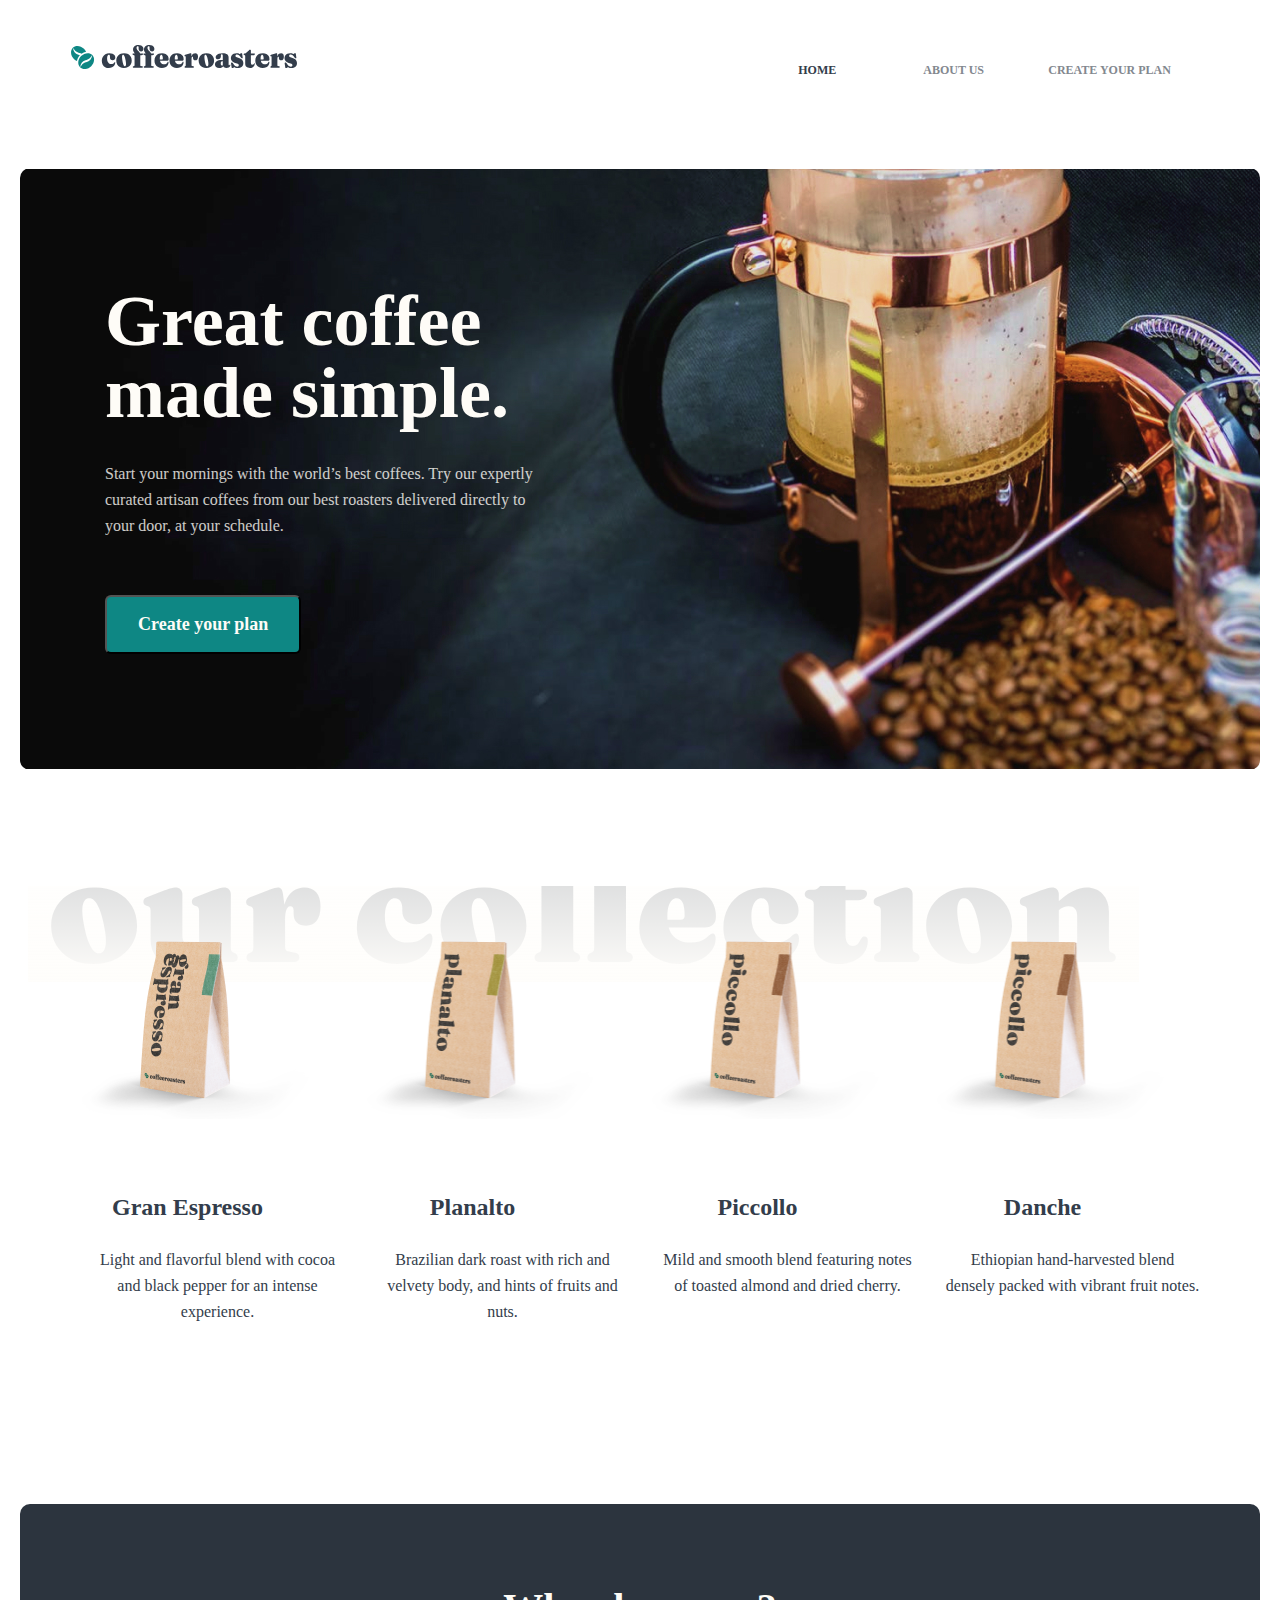
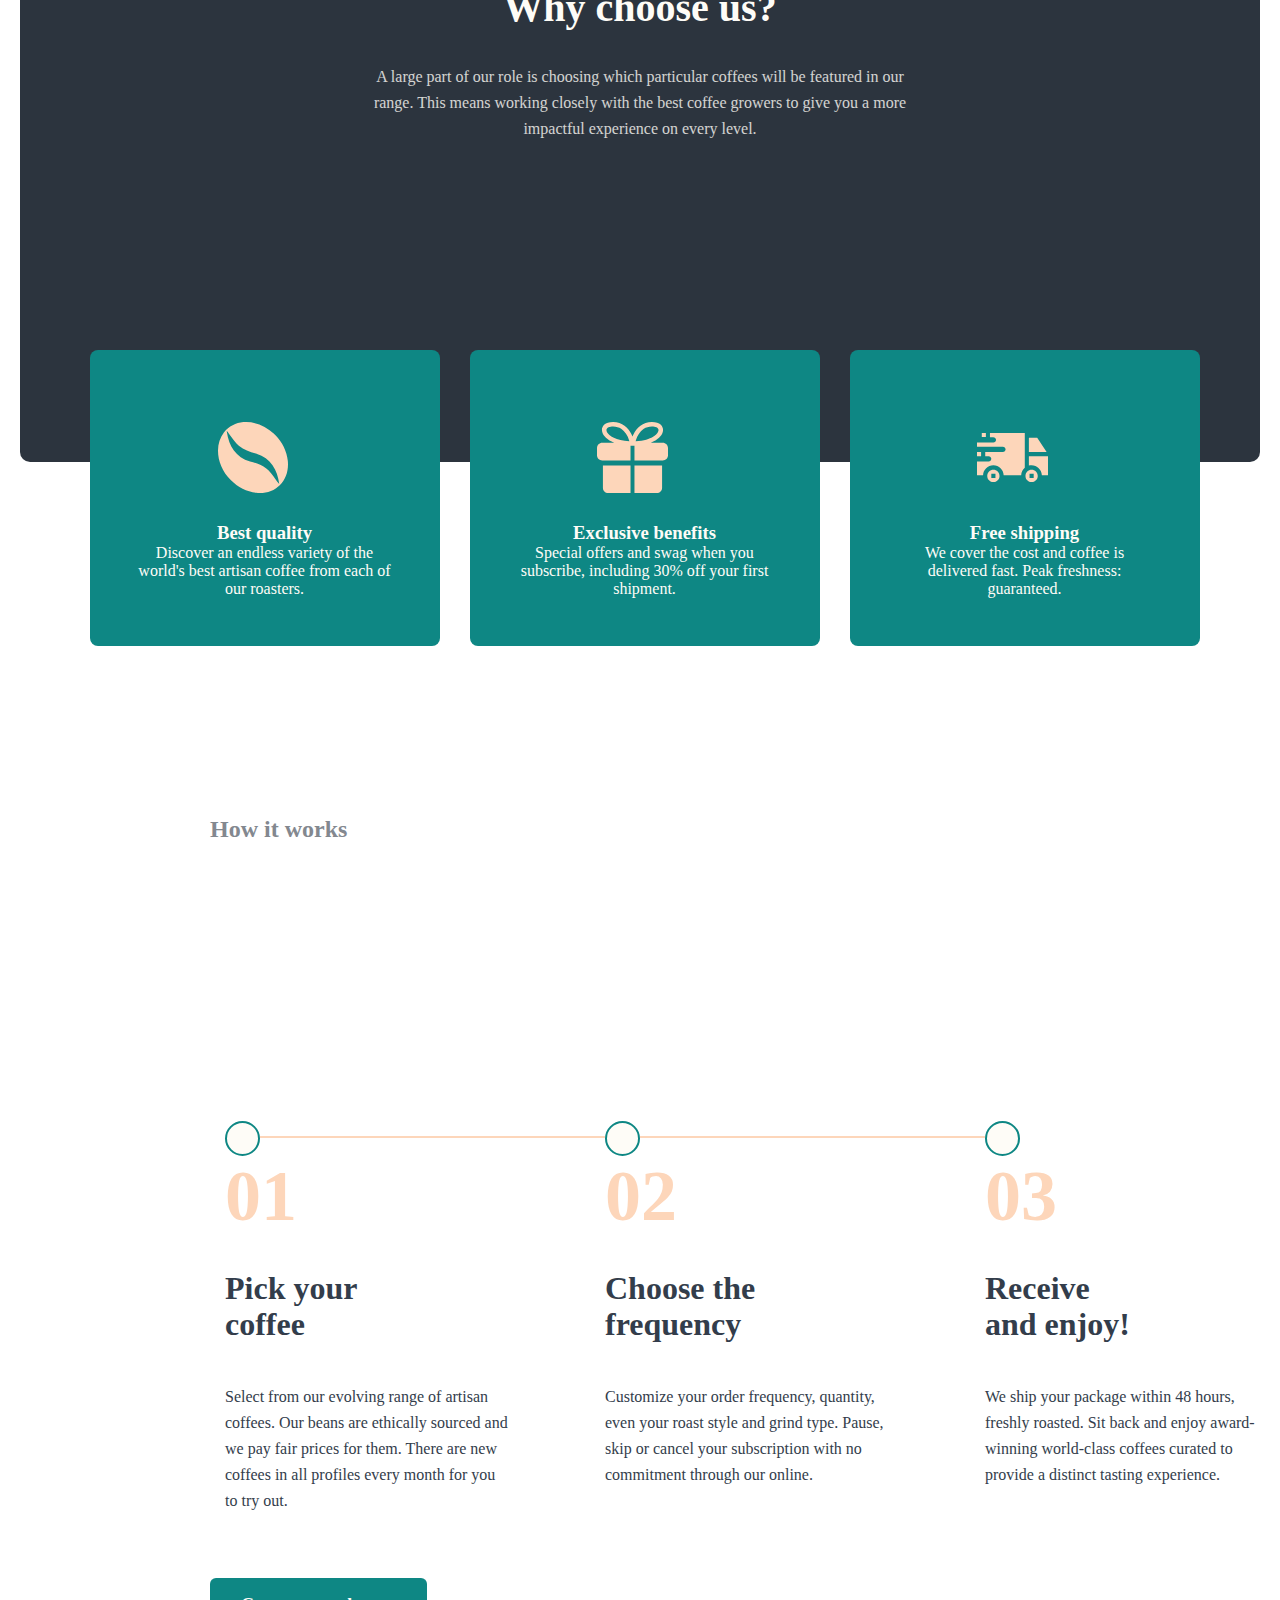
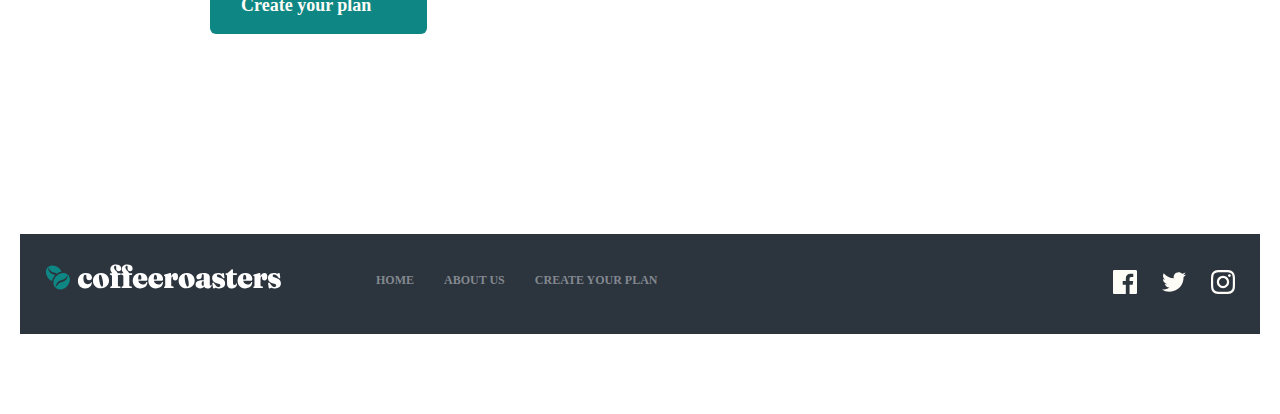
<file: index.html>
<!DOCTYPE html>
<html lang="en">
<head>
    <meta charset="UTF-8">
    <meta http-equiv="X-UA-Compatible" content="IE=edge">
    <meta name="viewport" content="width=device-width, initial-scale=1.0">
    <link rel="stylesheet" href="./css/main.css">
    <title>Coffee</title>
</head>
<body>
    
    <h1 class="visually-hidden">
        COFFEE-MAGAZIN
    </h1>
    
    <header class="header">
        <div class="container">
            <div class="header__container">
                <img src="./images/site-logo.svg" alt="site-logo" class="header-left-side__img" width="236" height="26">
                
                <nav class="header-right-side-list-wrapper">
                    
                    <ul class="header-right-side__list">
                        <li class="header-right-side__item">
                            <a href="./index.html" class="header-right-side-item__link header-active__link">
                                HOME
                            </a>
                        </li>
                        
                        <li class="header-right-side__item">
                            <a href="about.html" class="header-right-side-item__link">
                                ABOUT US
                            </a>
                        </li>
                        
                        <li class="header-right-side__item">
                            <a href="#" class="header-right-side-item__link">
                                Create your plan 
                            </a>
                        </li>
                        
                    </ul>
                </nav>
                
            </div>
        </div>
        
    </header>
    
    <main>
        <section class="main">
            <div class="container">
                <div class="main__container">
                    <h2 class="main__heading">
                        Great coffee made simple.
                    </h2>
    
                    <p class="main__text">
                        Start your mornings with the world’s best coffees. Try our expertly curated artisan coffees from our best roasters delivered directly to your door, at your schedule.
                    </p>
    
                    <button class="main__btn">
                        Create your plan
                    </button>
                </div>
            </div>
        </section>
  
        
        
        <div class="hero">
            <div class="container">
                <div class="hero__container">
                    
                    
                    <ul class="hero__list">
                        <li class="hero__item">
                            <img src="./images/granespresso.png" alt="gran-espressso" class="hero-list__img" width="255" height="193" 
                            srcset="./images/granespresso2x.png 2x, ./images/granespresso.png 1x">
                            
                            <div class="hero-text-wrapper">
                                
                            <h2 class="coffe__heading">
                                Gran Espresso
                            </h2>
                            
                            <p class="coffe__text">
                                Light and flavorful blend with cocoa and black pepper for an intense experience.
                            </p>
                            </div>
                            
                        </li>
                        
                        <li class="hero__item">
                            <img src="./images/planatto.png" alt="planatto" class="hero-list__img" width="255" height="193"
                            srcset="./images/planatto2x.png 2x, ./images/planatto.png 1x">
                            
                           <div class="hero-text-wrapper">
                            <h2 class="coffe__heading">
                                Planalto
                            </h2>
                            
                            <p class="coffe__text">
                                Brazilian dark roast with rich and velvety body, and hints of fruits and nuts.
                            </p>
                           </div>
                            
                        </li>
                        
                        <li class="hero__item">
                            <img src="./images/picollo.png" alt="picollo" class="hero-list__img" width="255" height="193"
                            srcset="./images/picollo2x.png 2x, ./images/picollo.png 1x">
                           
                            <div class="hero-text-wrapper">
                                 
                            <h2 class="coffe__heading">
                                Piccollo
                            </h2>
                            
                            <p class="coffe__text">
                                Mild and smooth blend featuring notes of toasted almond and dried cherry.
                            </p>
                            
                            </div>
                        </li>
                        
                        <li class="hero__item">
                            <img src="./images/picollo.png" alt="picollo" class="hero-list__img" width="255" height="193"
                            srcset="./images/picollo2x.png 2x, ./images/picollo.png 1x">
                            
                           <div class="hero-text-wrapper">
                            <h2 class="coffe__heading">
                                Danche
                            </h2>
                            
                            <p class="coffe__text">
                                Ethiopian hand-harvested blend densely packed with vibrant fruit notes.
                            </p>
                           </div>
                            
                        </li>
                    </ul>
                </div>
            </div>
        </div>  
        
        
        <div class="items">
            <div class="container">
                <div class="items__container">
                    <h3 class="items__heading">
                        Why choose us?
                    </h3>
                    <p class="items__text">
                        A large part of our role is choosing which particular coffees will be featured 
                        in our range. This means working closely with the best coffee growers to give 
                        you a more impactful experience on every level.
                    </p>
                    
                    <ul class="items__list">
                        <li class="items__item">
                            
                            <img src="./images/cofe-hero.svg" alt="cofe-icon" class="items-list__img" width="71" height="71">
                            
                            <div class="items-text-wrapper">
                                <h3 class="coffe__heading items-list__heading">
                                    Best quality
                                </h3>
                                
                                <p class="coffe__text items-list__tex">
                                    Discover an endless variety of the world's best artisan coffee from each of our roasters.
                                </p>
                            </div>
                            
                        </li>
                        
                        <li class="items__item">
                            
                            <img src="./images/padarka-hero.svg" alt="padarka-icon" class="items-list__img" width="71" height="71">
                            
                            <div class="items-text-wrapper">
                                <h3 class="coffe__heading items-list__heading">
                                    Exclusive benefits
                                </h3>
                                
                                <p class="coffe__text items-list__tex">
                                    Special offers and swag when you subscribe, including 30% off your first shipment.
                                </p>
                            </div>
                            
                        </li>
                        
                        <li class="items__item">
                            
                            <img src="./images/kamaz-hero.svg" alt="kamaz-icon" class="items-list__img" width="71" height="71">
                          
                            <div class="items-text-wrapper">
                                  
                            <h3 class="coffe__heading items-list__heading">
                                Free shipping
                            </h3>
                            
                            <p class="coffe__text items-list__tex">
                                We cover the cost and coffee is delivered fast. Peak freshness: guaranteed.
                            </p>
                            </div>
                            
                        </li>
                        
                    </ul>
                    
                    
                </div>
            </div>
        </div>
        
        <section class="plan">
            <div class="container">
                <div class="plan__container">
                    <h2 class="plan__heading">
                        How it works
                    </h2>
                    
                    <ul class="plan__list">
                        <li class="plan__item">
                            <p class="plan-number__text">
                                01
                            </p>
                            <h3 class="plan-item__heading">
                                Pick your
                                coffee
                            </h3>
                            <p class="plan-item__text">
                                Select from our evolving range of artisan coffees. Our beans are ethically sourced and we pay fair prices for them. There are new coffees in all profiles every month for you to try out.
                            </p>
                        </li>
                        
                        <li class="plan__item">
                            <p class="plan-number__text">
                                02
                            </p>
                            <h3 class="plan-item__heading">
                                Choose the frequency
                            </h3>
                            <p class="plan-item__text">
                                Customize your order frequency, quantity, even your roast style and grind type. Pause, skip or cancel your subscription with no commitment through our online.
                            </p>
                        </li>
                        
                        <li class=" plan__item">
                            <p class="plan-number__text">
                                03
                            </p>
                            <h3 class="plan-item__heading">
                                Receive and enjoy!
                            </h3>
                            <p class="plan-item__text">
                                We ship your package within 48 hours, freshly roasted. Sit back and enjoy award-winning world-class coffees curated to provide a distinct tasting experience.
                            </p>
                        </li>
                    </ul>
                    
                    <div class="button-wrapper">
                        <a href="#" class="button__link">
                            Create your plan
                        </a>
                    </div>
                    
                </div>
            </div>
        </section>
        
    </main>
    
    <footer class="footer">
        <div class="container">
            <div class="footer__container">
                <div class="footer-left-side">

                    <img src="./images/site-logo-white.svg" alt="site-logo" class="footer-left-side-img" width="236" height="26">

                    <nav class="footer-left-side-list-wrapper">
                    
                        <ul class="footer-left-side__list">
                            <li class="footer-left-side__item">
                                <a href="#" class="header-right-side-item__link header-active__link footer-left-side__link">
                                    HOME
                                </a>
                            </li>
                            
                            <li class="footer-left-side__item">
                                <a href="#" class="header-right-side-item__link footer-left-side__link">
                                    ABOUT US
                                </a>
                            </li>
                            
                            <li class="footer-left-side__item">
                                <a href="#" class="header-right-side-item__link footer-left-side__link">
                                    Create your plan 
                                </a>
                            </li>
                            
                        </ul>
                    </nav>
                </div>
                
                <div class="footer-right-side">
                    <ul class="footer-right-side__list">
                        <li class="footer-right-side__item">
                            <a href="#" class="footer-right-side__link">
                                <img src="./images/facebook.svg" alt="facebook" class="footer-right-side__img" width="24" height="24">
                            </a>
                        </li>

                        <li class="footer-right-side__item">
                            <a href="#" class="footer-right-side__link">
                                <img src="./images/twitter.svg" alt="twitter" class="footer-right-side__img" width="24" height="24">
                            </a>
                        </li>

                        <li class="footer-right-side__item">
                            <a href="#" class="footer-right-side__link">
                                <img src="./images/insta.svg" alt="insta" class="footer-right-side__img" width="24" height="24">
                            </a>
                        </li>

                    </ul>
                </div>
            </div>
        </div>
    </footer>
    
    
</body>
</html>
</file>
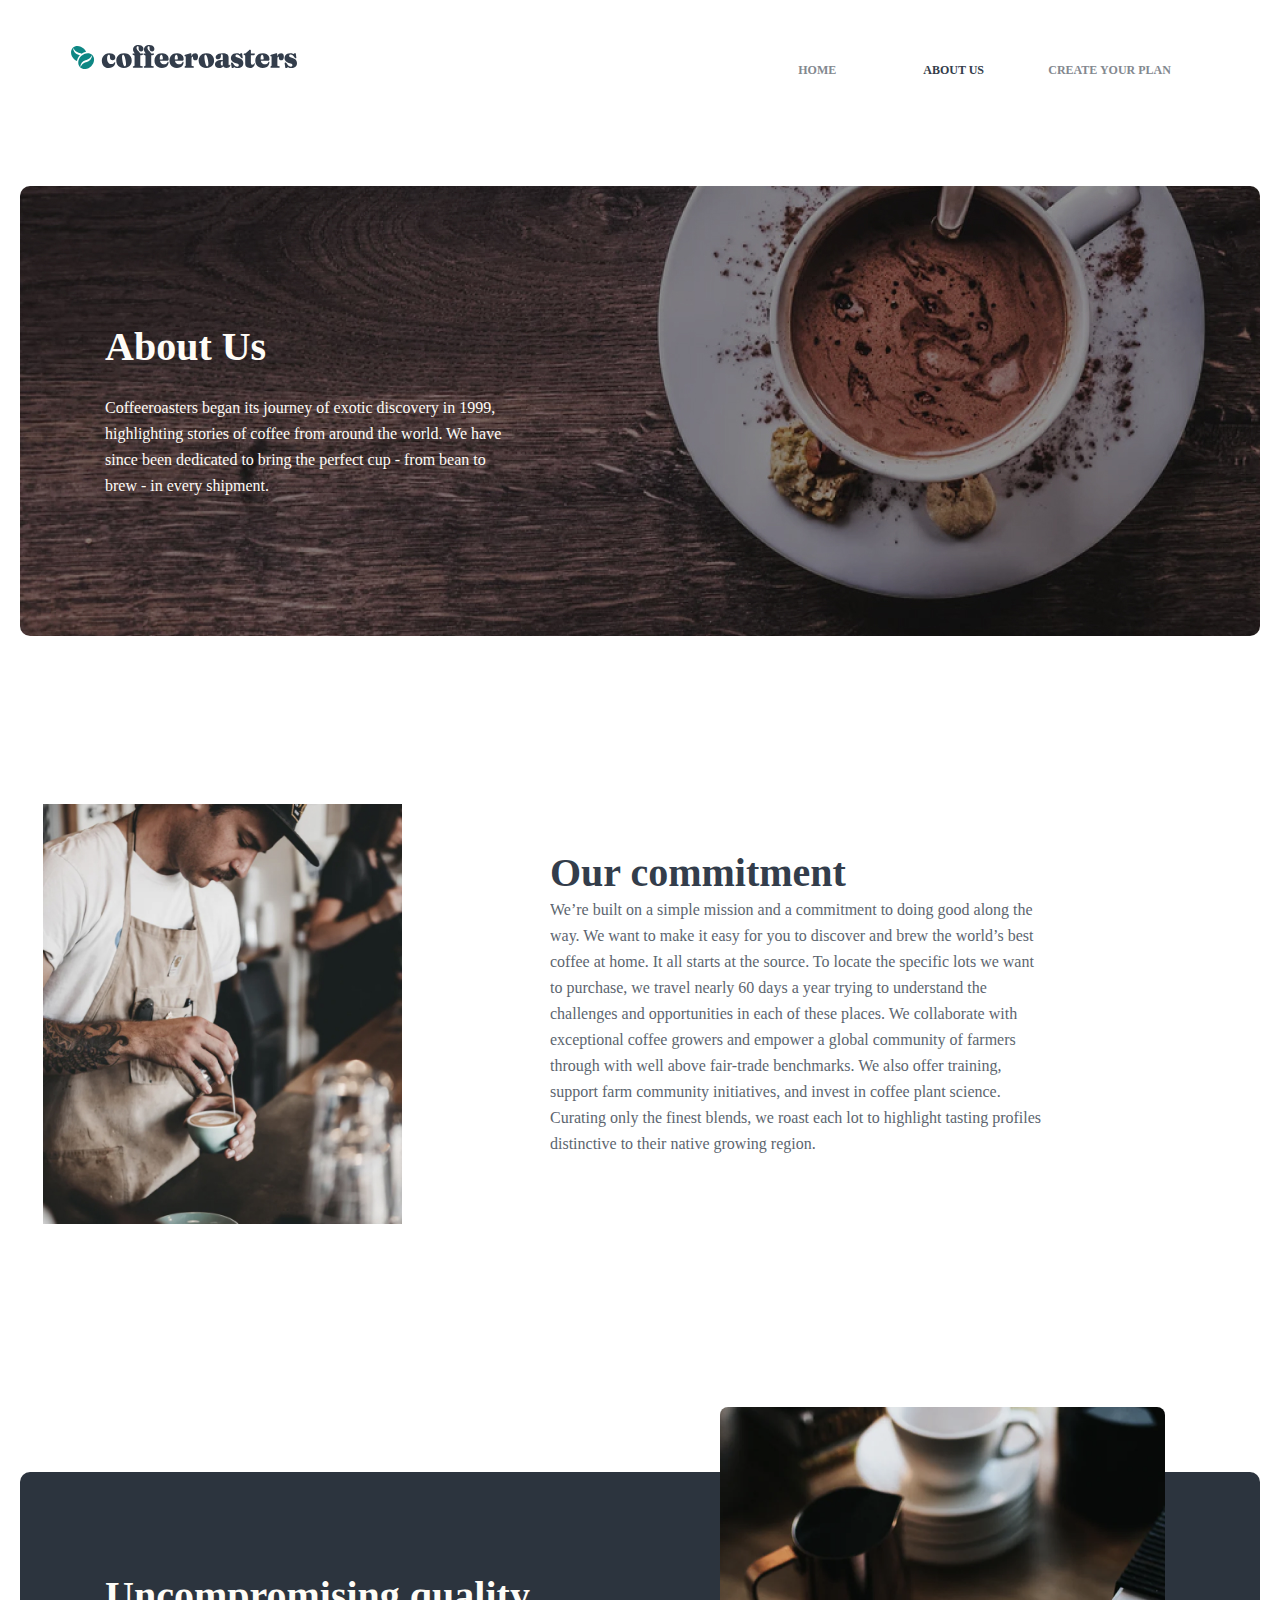
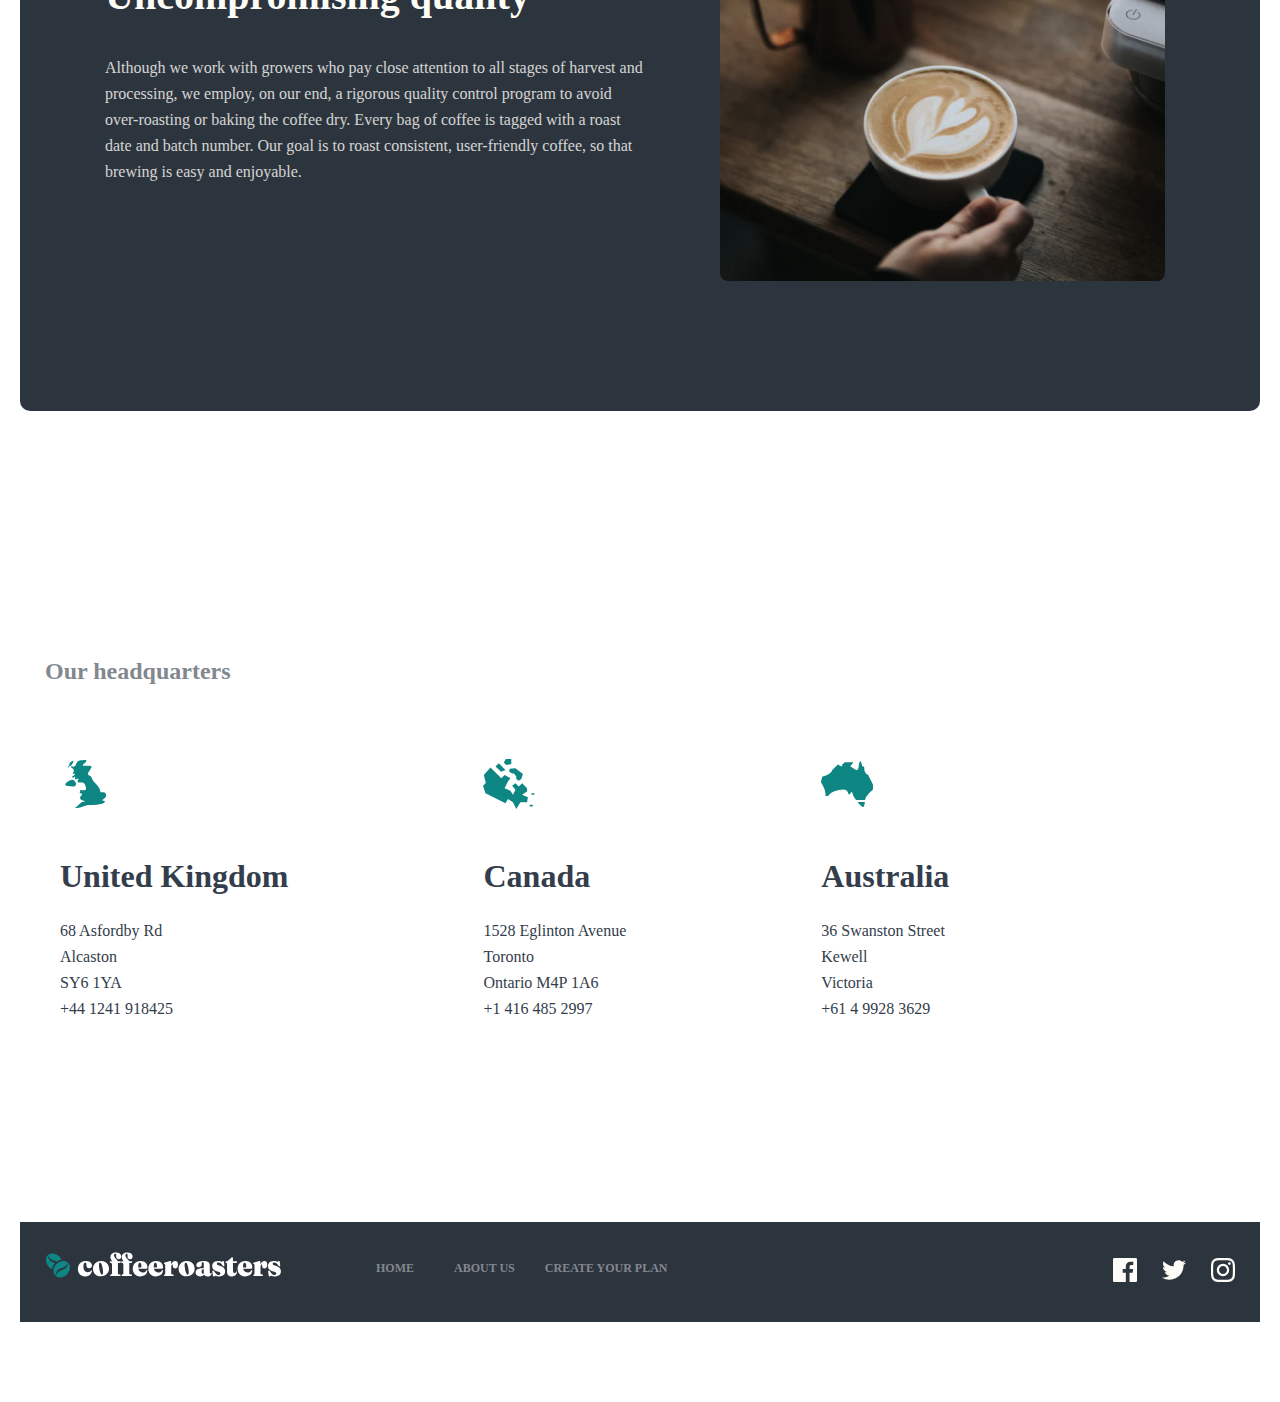
<file: about.html>
<!DOCTYPE html>
<html lang="en">
<head>
    <meta charset="UTF-8">
    <meta http-equiv="X-UA-Compatible" content="IE=edge">
    <meta name="viewport" content="width=device-width, initial-scale=1.0">
    <link rel="stylesheet" href="./css/main.css">
    <title>Coffee</title>
</head>
<body>
    <h1 class="visually-hidden">
        COFFEE-MAGAZIN
    </h1>
    
    <header class="header">
        <div class="container">
            <div class="header__container">
                <img src="./images/site-logo.svg" alt="site-logo" class="header-left-side__img" width="236" height="26">
                
                <nav class="header-right-side-list-wrapper">
                    
                    <ul class="header-right-side__list">
                        <li class="header-right-side__item">
                            <a href="./index.html" class="header-right-side-item__link">
                                HOME
                            </a>
                        </li>
                        
                        <li class="header-right-side__item">
                            <a href="subscribe.html" class="header-right-side-item__link header-active__link">
                                ABOUT US
                            </a>
                        </li>
                        
                        <li class="header-right-side__item">
                            <a href="#" class="header-right-side-item__link">
                                Create your plan 
                            </a>
                        </li>
                        
                    </ul>
                </nav>
                
            </div>
        </div>
        
    </header>
    
    
    <main>
        <section class="about">
            <div class="container">
                <div class="about__container">
                    <h2 class="about__heading">
                        About Us
                    </h2>

                    <p class="about__text">
                        Coffeeroasters began its journey of exotic discovery in 1999, highlighting stories of coffee from around the world. We have since been dedicated to bring the perfect cup - from bean to brew - in every shipment.
                    </p>
                </div>
            </div>
        </section>
        
        <section class="comitment">
            <div class="container">
                <div class="comitment__container">
                    <div class="comitment-left-side">
                        <img src="./images/comitment.jpg" alt="comitment" class="comitment__img" width="445" height="520"
                        srcset="./images/comitment2x.jpg 2x, ./images/comitment.jpg 1x">
                    </div>
                    
                    <div class="comitment-right-side">
                        <h3 class="comitment__heading">
                            Our commitment
                        </h3>
                        
                        <p class="comitment__text">
                            We’re built on a simple mission and a commitment to doing good along the way. We want to make it easy for you to discover and brew the world’s best coffee at home. It all starts at the source. To locate the specific lots we want to purchase, we travel nearly 60 days a year trying to understand the challenges and opportunities in each of these places. We collaborate with exceptional coffee growers and empower a global community of farmers through with well above fair-trade benchmarks. We also offer training, support farm community initiatives, and invest in coffee plant science. Curating only the finest blends, we roast each lot to highlight tasting profiles distinctive to their native growing region.
                        </p>
                    </div>
                    
                </div>
            </div>
        </section>
        
        <section class="about-hero">
            <div class="container">
                <div class="about-hero__container">
                    <h3 class="about-hero__heading">
                        Uncompromising quality
                    </h3>
                    
                    <p class="about-hero__text">
                        Although we work with growers who pay close attention to all stages of harvest and processing, we employ, on our end, a rigorous quality control program to avoid over-roasting or baking the coffee dry. Every bag of coffee is tagged with a roast date and batch number. Our goal is to roast consistent, user-friendly coffee, so that brewing is easy and enjoyable.
                    </p>
    
                    <div class="about-hero__img-wrapper">
                        <img src="./images/coffe-heart.png" alt="coffe-heart" class="about-hero__img"
                        srcset="./images/coffe-heart2x.png 2x, ./images/coffe-heart.png 1x">
                    </div>
                </div>
                
                

            </div>
        </section>
        
        
        <section class="regions">
            <div class="container">
                <div class="regions__container">
                    <h3 class="regions__heading">
                        Our headquarters
                    </h3>
                    
                    <ul class="regions__list">
                        <li class="regions__item">
                            <img src="./images/uk.svg" alt="united-kingdom" class="regions__img" width="52" height="50"> 
                            <h3 class="regions-item__heading">
                                United Kingdom
                            </h3>
                            <p class="regions-item__txt">
                                68  Asfordby Rd <br>
                                Alcaston <br>
                                SY6 1YA <br>
                                +44 1241 918425
                            </p>
                        </li>
                        
                        <li class="regions__item">
                            <img src="./images/canada.svg" alt="canada" class="regions__img" width="52" height="50"> 
                            <h3 class="regions-item__heading">
                                Canada
                            </h3>
                            <p class="regions-item__txt">
                                1528  Eglinton Avenue <br>
                                Toronto <br>
                                Ontario M4P 1A6 <br>
                                +1 416 485 2997
                            </p>
                        </li>
                        
                        <li class="regions__item">
                            <img src="./images/austr alia.svg" alt="austr-alia" class="regions__img" width="52" height="50"> 
                            <h3 class="regions-item__heading">
                                Australia  
                            </h3>
                            <p class="regions-item__txt">
                                36 Swanston Street <br>
                                Kewell <br>
                                Victoria <br>
                                +61 4 9928 3629
                            </p>
                        </li>
                        
                    </ul>
                </div>
            </div>
        </section>
        
    </main>


    <footer class="footer">
        <div class="container">
            <div class="footer__container">
                <div class="footer-left-side">

                    <img src="./images/site-logo-white.svg" alt="site-logo" class="footer-left-side-img" width="236" height="26">

                    <nav class="footer-left-side-list-wrapper">
                    
                        <ul class="footer-left-side__list">
                            <li class="footer-right-side__item">
                                <a href="#" class="header-right-side-item__link header-active__link footer-left-side__link">
                                    HOME
                                </a>
                            </li>
                            
                            <li class="footer-left-side__item">
                                <a href="#" class="header-right-side-item__link footer-left-side__link">
                                    ABOUT US
                                </a>
                            </li>
                            
                            <li class="footer-left-side__item">
                                <a href="#" class="header-right-side-item__link footer-left-side__link">
                                    Create your plan 
                                </a>
                            </li>
                            
                        </ul>
                    </nav>
                </div>
                
                <div class="footer-right-side">
                    <ul class="footer-right-side__list">
                        <li class="footer-right-side__item">
                            <a href="#" class="footer-right-side__link">
                                <img src="./images/facebook.svg" alt="facebook" class="footer-right-side__img" width="24" height="24">
                            </a>
                        </li>

                        <li class="footer-right-side__item">
                            <a href="#" class="footer-right-side__link">
                                <img src="./images/twitter.svg" alt="twitter" class="footer-right-side__img" width="24" height="24">
                            </a>
                        </li>

                        <li class="footer-right-side__item">
                            <a href="#" class="footer-right-side__link">
                                <img src="./images/insta.svg" alt="insta" class="footer-right-side__img" width="24" height="24">
                            </a>
                        </li>

                    </ul>
                </div>
            </div>
        </div>
    </footer>
    
    
    
</body>
</html>
</file>
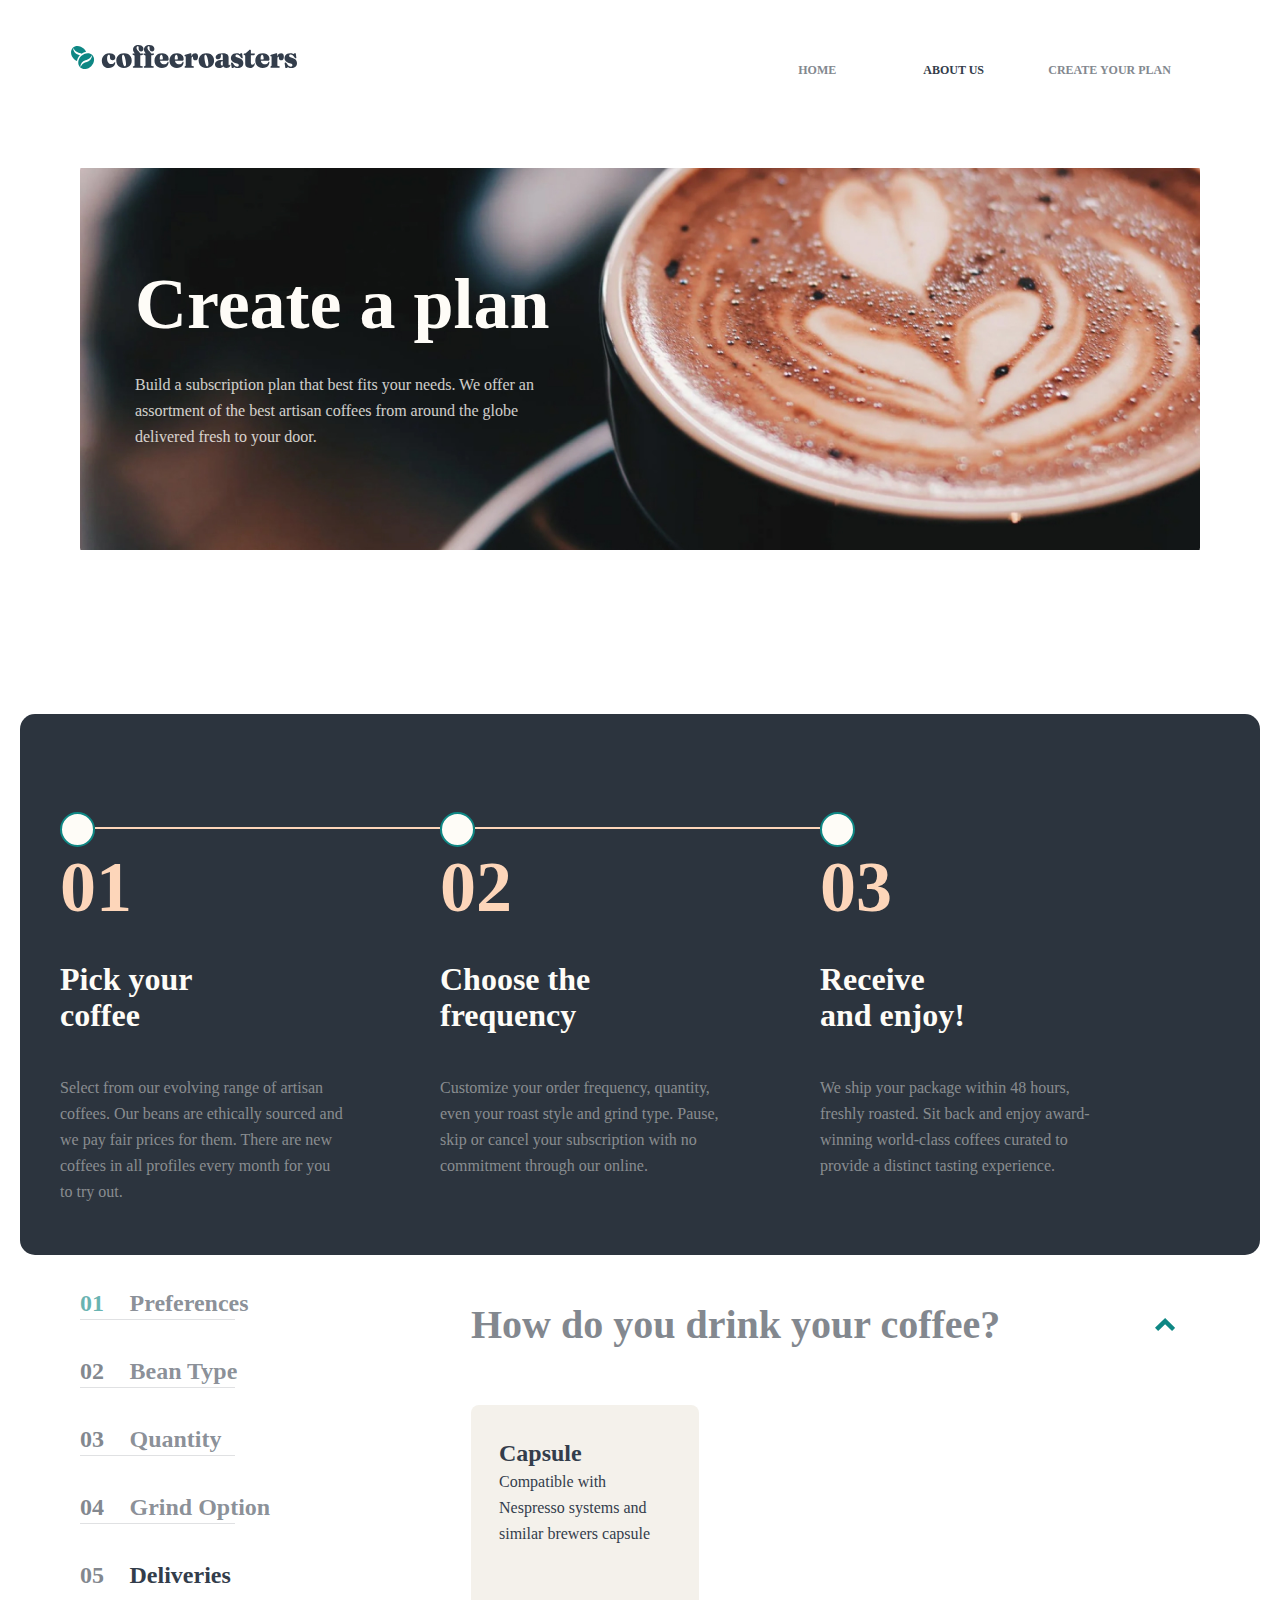
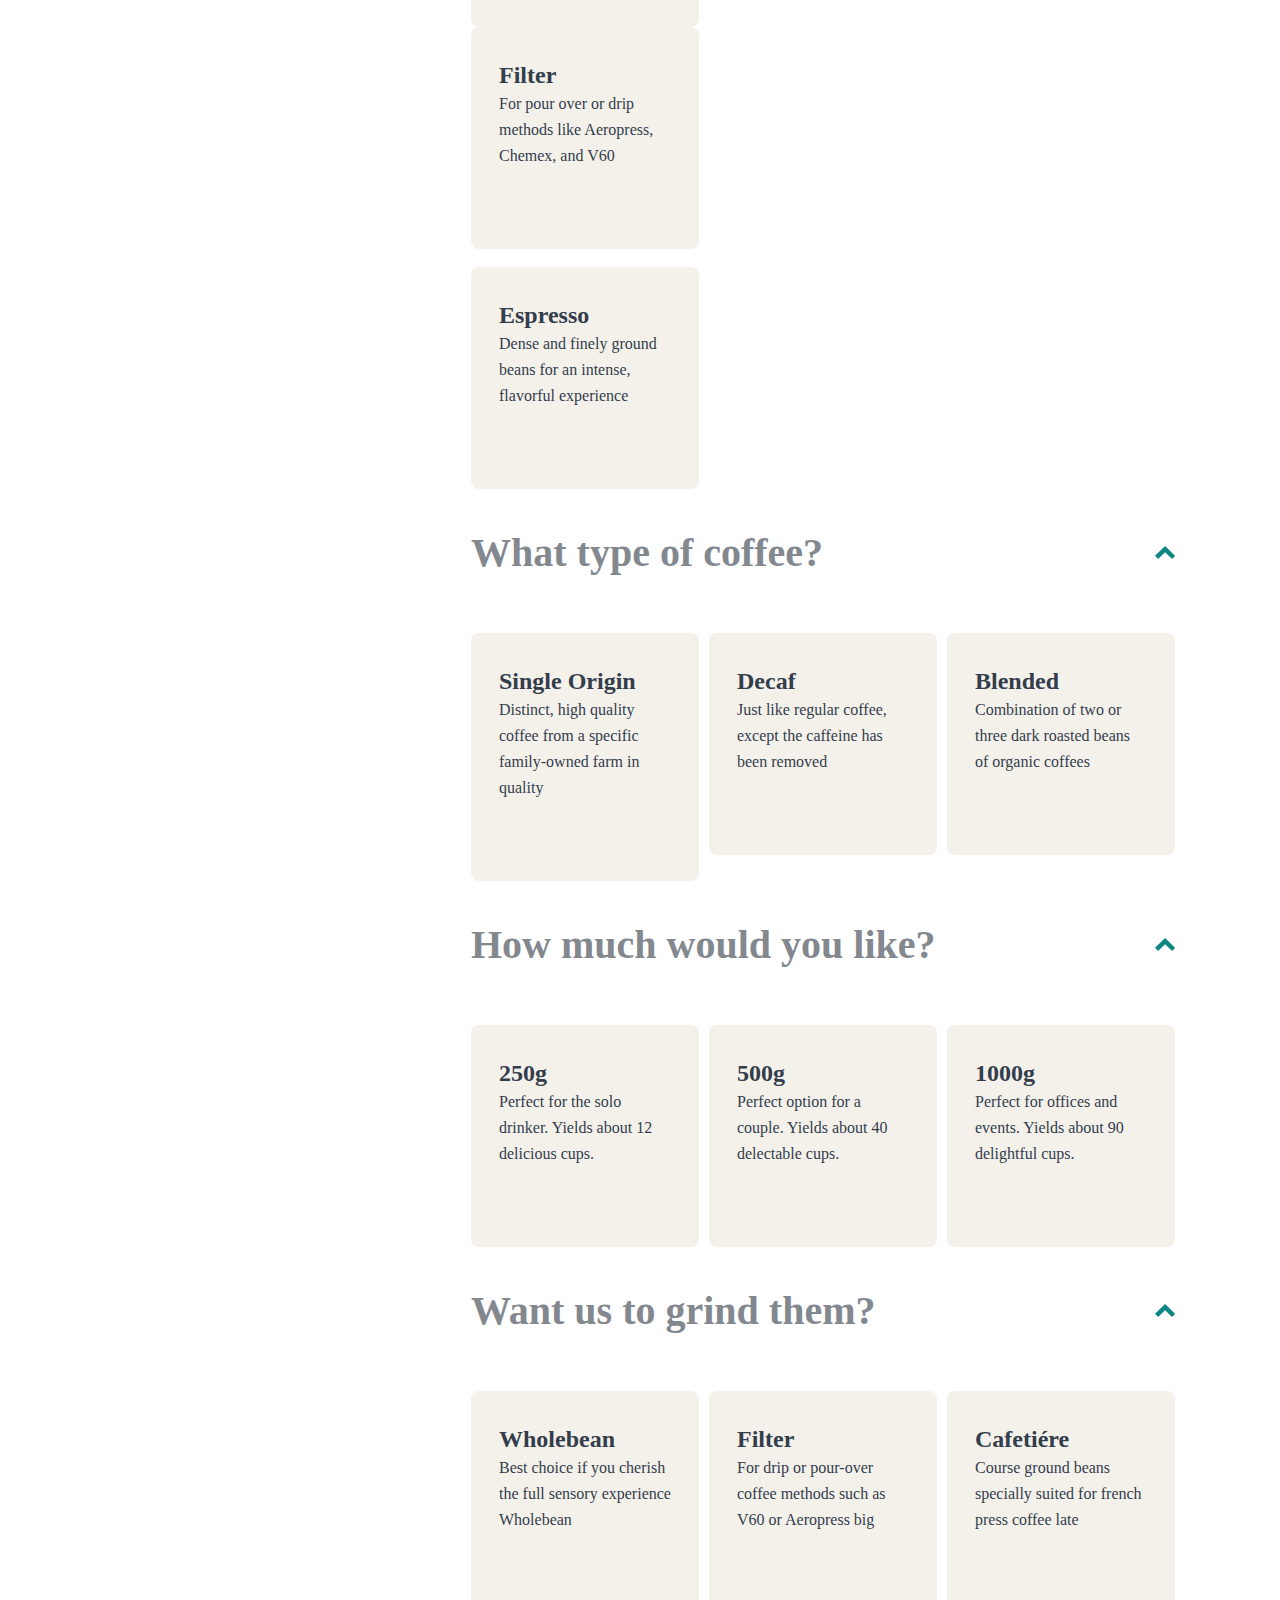
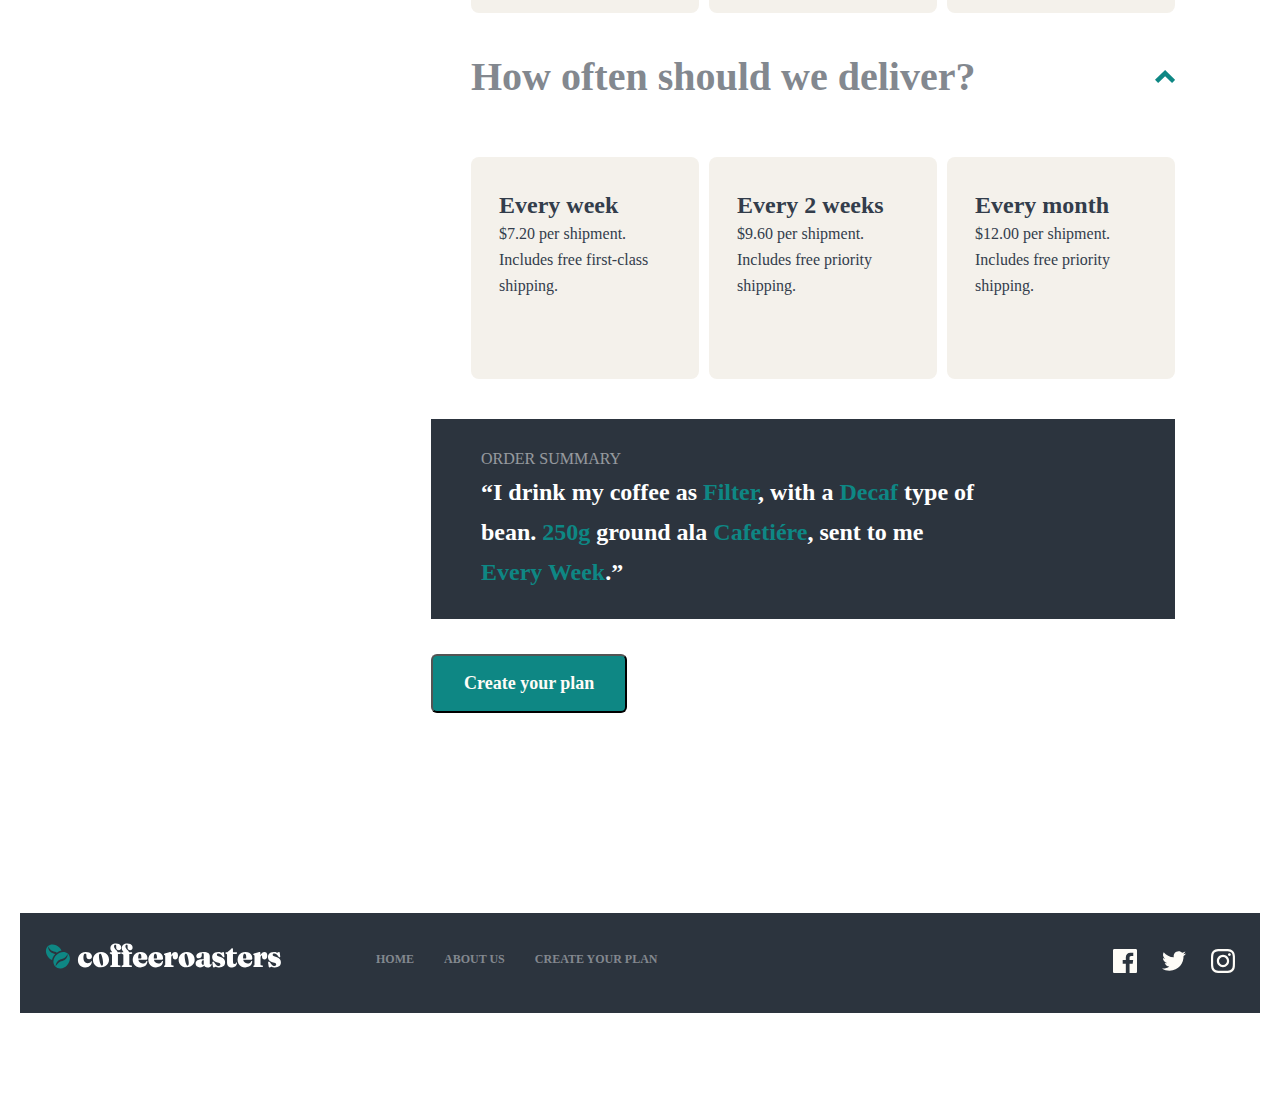
<file: subscribe.html>
<!DOCTYPE html>
<html lang="en">
<head>
    <meta charset="UTF-8">
    <meta http-equiv="X-UA-Compatible" content="IE=edge">
    <meta name="viewport" content="width=device-width, initial-scale=1.0">
    <link rel="stylesheet" href="./css/main.css">
    <title>Coffeee</title>
</head>
<body>
    
    <h1 class="visually-hidden">
        COFFEE-MAGAZIN
    </h1>
    
    <header class="header">
        <div class="container">
            <div class="header__container">
                <img src="./images/site-logo.svg" alt="site-logo" class="header-left-side__img" width="236" height="26">
                
                <nav class="header-right-side-list-wrapper">
                    
                    <ul class="header-right-side__list">
                        <li class="header-right-side__item">
                            <a href="about.html" class="header-right-side-item__link">
                                HOME
                            </a>
                        </li>
                        
                        <li class="header-right-side__item">
                            <a href="#" class="header-right-side-item__link header-active__link">
                                ABOUT US
                            </a>
                        </li>
                        
                        <li class="header-right-side__item">
                            <a href="#" class="header-right-side-item__link">
                                Create your plan 
                            </a>
                        </li>
                        
                    </ul>
                </nav>
                
            </div>
        </div>
        
    </header>
    
    
    <main>
        <section class="subscribe">
            <div class="container">
                <div class="subscribe__container">
                    <h3 class="subscribe__heading">
                        Create a plan
                    </h3>
                    
                    <p class="subscribe__text">
                        Build a subscription plan that best fits your needs. We offer an assortment of the best artisan coffees from around the globe delivered fresh to your door.
                    </p>
                </div>
            </div>
        </section>
        
        
        <section class="background">
            <div class="container">
                <div class="background__container">
                    
                    <ul class="background__list">
                        <li class="background__item">
                            <p class="background-number__text">
                                01
                            </p>
                            <h3 class="background-item__heading">
                                Pick your
                                coffee
                            </h3>
                            <p class="background-item__text">
                                Select from our evolving range of artisan coffees. Our beans are ethically sourced and we pay fair prices for them. There are new coffees in all profiles every month for you to try out.
                            </p>
                        </li>
                        
                        <li class="background__item">
                            <p class="background-number__text">
                                02
                            </p>
                            <h3 class="background-item__heading">
                                Choose the frequency
                            </h3>
                            <p class="background-item__text">
                                Customize your order frequency, quantity, even your roast style and grind type. Pause, skip or cancel your subscription with no commitment through our online.
                            </p>
                        </li>
                        
                        <li class="background__item">
                            <p class="background-number__text ">
                                03
                            </p>
                            <h3 class="background-item__heading">
                                Receive and enjoy!
                            </h3>
                            <p class="background-item__text">
                                We ship your package within 48 hours, freshly roasted. Sit back and enjoy award-winning world-class coffees curated to provide a distinct tasting experience.
                            </p>
                        </li>
                    </ul>
                    
                    
                    
                </div>
            </div>
        </section>
        
        <div class="often">
            <div class="container often__inner">
                <div class="often__container">
                    <ul class="often-left">
                        <li class="often-l-item">
                            <p class="often-number-text number__active">
                                01
                            </p>
                            <p class="often-l-text">
                                Preferences
                            </p>
                        </li>
                        
                        <li class="often-l-item">
                            <p class="often-number-text">
                                02
                            </p>
                            <p class="often-l-text">
                                Bean Type
                            </p>
                        </li>
                        
                        <li class="often-l-item">
                            <p class="often-number-text">
                                03
                            </p>
                            <p class="often-l-text">
                                Quantity
                            </p>
                        </li>
                        
                        <li class="often-l-item">
                            <p class="often-number-text">
                                04
                            </p>
                            <p class="often-l-text">
                                Grind Option
                            </p>
                        </li>
                        
                        <li class="often-l-item">
                            <p class="often-number-text often-number-text--active">
                                05
                            </p>
                            <p class="often-l-text often-l-text--active">
                                Deliveries
                            </p>
                        </li>
                    </ul>
                    <form class="often-right">
                        <ul class="often-r-list">
                            <li class="often-r-item">
                                <div class="often-r__top">
                                    <h4 class="often-r__heading">
                                        How do you drink your coffee?
                                    </h4>
                                    
                                    
                                </div>
                                
                                <div class="often-r__bottom">
                                    <la
                                    bel class="often__label">
                                        <input class="often__input" type="radio" name="coffe-how" value="capsule">
                                        
                                        <div class="often__input__wrapper">
                                            <h4 class="often-wrapper__heading">
                                                Capsule
                                            </h4>
                                            
                                            <p class="often-wrapper__text">
                                                Compatible with Nespresso systems and similar brewers capsule
                                            </p>
                                        </div>
                                    </label>
                                    
                                    <label class="often__label">
                                        <input class="often__input" type="radio" name="coffe-how" value="capsule">
                                        
                                        <div class="often__input__wrapper">
                                            <h4 class="often-wrapper__heading">
                                                Filter
                                            </h4>
                                            
                                            <p class="often-wrapper__text">
                                                For pour over or drip methods like Aeropress, Chemex, and V60
                                            </p>
                                        </div>
                                    </label>
                                    
                                    <label class="often__label">
                                        <input class="often__input" type="radio" name="coffe-how" value="capsule">
                                        
                                        <div class="often__input__wrapper">
                                            <h4 class="often-wrapper__heading">
                                                Espresso
                                            </h4>
                                            
                                            <p class="often-wrapper__text">
                                                Dense and finely ground beans for an intense, flavorful experience
                                            </p>
                                        </div>
                                    </label>
                                </div>
                            </li>
                            
                            <li class="often-r-item">
                                <div class="often-r__top">
                                    <h4 class="often-r__heading">
                                        What type of coffee?
                                    </h4>
                                    
                                    
                                </div>
                                
                                <div class="often-r__bottom">
                                    <label class="often__label">
                                        <input class="often__input" type="radio" name="type" value="capsule">
                                        
                                        <div class="often__input__wrapper">
                                            <h4 class="often-wrapper__heading">
                                                Single Origin
                                            </h4>
                                            
                                            <p class="often-wrapper__text">
                                                Distinct, high quality coffee from a specific family-owned farm in quality
                                            </p>
                                        </div>
                                    </label>
                                    
                                    <label class="often__label">
                                        <input class="often__input" type="radio" name="type" value="capsule">
                                        
                                        <div class="often__input__wrapper">
                                            <h4 class="often-wrapper__heading">
                                                Decaf
                                            </h4>
                                            
                                            <p class="often-wrapper__text">
                                                Just like regular coffee, except the caffeine has been removed
                                            </p>
                                        </div>
                                    </label>
                                    
                                    <label class="often__label">
                                        <input class="often__input" type="radio" name="type" value="capsule">
                                        
                                        <div class="often__input__wrapper">
                                            <h4 class="often-wrapper__heading">
                                                Blended
                                            </h4>
                                            
                                            <p class="often-wrapper__text">
                                                Combination of two or three dark roasted beans of organic coffees
                                            </p>
                                        </div>
                                    </label>
                                </div>
                            </li>
                            
                            <li class="often-r-item">
                                <div class="often-r__top">
                                    <h4 class="often-r__heading">
                                        How much would you like?
                                    </h4>
                                    
                                    
                                </div>
                                
                                <div class="often-r__bottom">
                                    <label class="often__label">
                                        <input class="often__input" type="radio" name="how-much" value="capsule">
                                        
                                        <div class="often__input__wrapper">
                                            <h4 class="often-wrapper__heading">
                                                250g
                                            </h4>
                                            
                                            <p class="often-wrapper__text">
                                                Perfect for the solo drinker. Yields about 12 delicious cups.
                                            </p>
                                        </div>
                                    </label>
                                    
                                    <label class="often__label">
                                        <input class="often__input" type="radio" name="how-much" value="capsule">
                                        
                                        <div class="often__input__wrapper">
                                            <h4 class="often-wrapper__heading">
                                                500g
                                            </h4>
                                            
                                            <p class="often-wrapper__text">
                                                Perfect option for a couple. Yields about 40 delectable cups.
                                            </p>
                                        </div>
                                    </label>
                                    
                                    <label class="often__label">
                                        <input class="often__input" type="radio" name="how-much" value="capsule">
                                        
                                        <div class="often__input__wrapper">
                                            <h4 class="often-wrapper__heading">
                                                1000g
                                            </h4>
                                            
                                            <p class="often-wrapper__text">
                                                Perfect for offices and events. Yields about 90 delightful cups.
                                            </p>
                                        </div>
                                    </label>
                                </div>
                            </li>
                            
                            <li class="often-r-item">
                                <div class="often-r__top">
                                    <h4 class="often-r__heading">
                                        Want us to grind them?
                                    </h4>
                                    
                                    
                                </div>
                                
                                <div class="often-r__bottom">
                                    <label class="often__label">
                                        <input class="often__input" type="radio" name="grind" value="capsule">
                                        
                                        <div class="often__input__wrapper">
                                            <h4 class="often-wrapper__heading">
                                                Wholebean
                                            </h4>
                                            
                                            <p class="often-wrapper__text">
                                                Best choice if you cherish the full sensory experience Wholebean
                                            </p>
                                        </div>
                                    </label>
                                    
                                    <label class="often__label">
                                        <input class="often__input" type="radio" name="grind" value="capsule">
                                        
                                        <div class="often__input__wrapper">
                                            <h4 class="often-wrapper__heading">
                                                Filter
                                            </h4>
                                            
                                            <p class="often-wrapper__text">
                                                For drip or pour-over coffee methods such as V60 or Aeropress big
                                            </p>
                                        </div>
                                    </label>
                                    
                                    <label class="often__label">
                                        <input class="often__input" type="radio" name="grind" value="capsule">
                                        
                                        <div class="often__input__wrapper">
                                            <h4 class="often-wrapper__heading">
                                                Cafetiére
                                            </h4>
                                            
                                            <p class="often-wrapper__text">
                                                Course ground beans specially suited for french press coffee late
                                            </p>
                                        </div>
                                    </label>
                                </div>
                            </li>
                            
                            <li class="often-r-item">
                                <div class="often-r__top">
                                    <h4 class="often-r__heading">
                                        How often should we deliver?
                                    </h4>
                                    
                                    
                                </div>
                                
                                <div class="often-r__bottom">
                                    <label class="often__label">
                                        <input class="often__input" type="radio" name="often" value="capsule">
                                        
                                        <div class="often__input__wrapper">
                                            <h4 class="often-wrapper__heading">
                                                Every week
                                            </h4>
                                            
                                            <p class="often-wrapper__text">
                                                $7.20 per shipment. Includes free first-class shipping.
                                            </p>
                                        </div>
                                    </label>
                                    
                                    <label class="often__label">
                                        <input class="often__input" type="radio" name="often" value="capsule">
                                        
                                        <div class="often__input__wrapper">
                                            <h4 class="often-wrapper__heading">
                                                Every 2 weeks
                                            </h4>
                                            
                                            <p class="often-wrapper__text">
                                                $9.60 per shipment. Includes free priority shipping.
                                            </p>
                                        </div>
                                    </label>
                                    
                                    <label class="often__label">
                                        <input class="often__input" type="radio" name="often" value="capsule">
                                        
                                        <div class="often__input__wrapper">
                                            <h4 class="often-wrapper__heading">
                                                Every month
                                            </h4>
                                            
                                            <p class="often-wrapper__text">
                                                $12.00 per shipment. Includes free priority shipping.
                                            </p>
                                        </div>
                                    </label>
                                </div>
                            </li>
                        </ul>
                        
                        <div class="result">
                            <p class="result__text">
                                Order Summary
                            </p>
                            <p class="result-icon-text">
                                “I drink my coffee as <span class="result-icon">Filter</span>, with a <span class="result-icon">Decaf</span> type of bean. <span class="result-icon">250g</span> ground ala <span class="result-icon">Cafetiére</span>, sent to me <span class="result-icon">Every Week</span>.”
                            </p>

                           
                        </div>

                        <button type="button" class="main__btn result__btn">
                            Create your plan
                        </button>
                        
                        
                    </form>
                </div>
            </div>
        </div>
        
    
    
    </main>

    <footer class="footer">
        <div class="container">
            <div class="footer__container">
                <div class="footer-left-side">

                    <img src="./images/site-logo-white.svg" alt="site-logo" class="footer-left-side-img" width="236" height="26">

                    <nav class="footer-left-side-list-wrapper">
                    
                        <ul class="footer-left-side__list">
                            <li class="footer-left-side__item">
                                <a href="#" class="header-right-side-item__link header-active__link footer-left-side__link">
                                    HOME
                                </a>
                            </li>
                            
                            <li class="footer-left-side__item">
                                <a href="#" class="header-right-side-item__link footer-left-side__link">
                                    ABOUT US
                                </a>
                            </li>
                            
                            <li class="footer-left-side__item">
                                <a href="#" class="header-right-side-item__link footer-left-side__link">
                                    Create your plan 
                                </a>
                            </li>
                            
                        </ul>
                    </nav>
                </div>
                
                <div class="footer-right-side">
                    <ul class="footer-right-side__list">
                        <li class="footer-right-side__item">
                            <a href="#" class="footer-right-side__link">
                                <img src="./images/facebook.svg" alt="facebook" class="footer-right-side__img" width="24" height="24">
                            </a>
                        </li>

                        <li class="footer-right-side__item">
                            <a href="#" class="footer-right-side__link">
                                <img src="./images/twitter.svg" alt="twitter" class="footer-right-side__img" width="24" height="24">
                            </a>
                        </li>

                        <li class="footer-right-side__item">
                            <a href="#" class="footer-right-side__link">
                                <img src="./images/insta.svg" alt="insta" class="footer-right-side__img" width="24" height="24">
                            </a>
                        </li>

                    </ul>
                </div>
            </div>
        </div>
    </footer>
    
</body>
</html>
</file>
<file: css/main.css>
* {
  -webkit-box-sizing: border-box;
          box-sizing: border-box;
}

body {
  margin: 0;
  padding: 0;
  font-size: 16px;
}

.visually-hidden {
  clip: rect(0 0 0 0);
  -webkit-clip-path: inset(50%);
          clip-path: inset(50%);
  height: 1px;
  overflow: hidden;
  position: absolute;
  white-space: nowrap;
  width: 1px;
}

h1, h2, h3, h4, h5, h6, p {
  margin: 0;
  padding: 0;
}

ol, ul {
  list-style-type: none;
}

a {
  text-decoration: none;
}

.container {
  max-width: 1280px;
  margin: 0px;
  margin-right: auto;
  margin-left: auto;
  padding-left: 20px;
  padding-right: 20px;
}

.header {
  margin-bottom: 30px;
}

.header__container {
  margin-left: 50px;
  display: -webkit-box;
  display: -ms-flexbox;
  display: flex;
  max-width: 1280px;
  padding-top: 44px;
  padding-bottom: 44px;
  -webkit-box-pack: justify;
      -ms-flex-pack: justify;
          justify-content: space-between;
}

.header-left-side__img {
  max-width: 236px;
  height: 26px;
  -o-object-fit: contain;
     object-fit: contain;
  margin-right: 500px;
}

.header-right-side__list {
  display: -webkit-box;
  display: -ms-flexbox;
  display: flex;
  padding: 0;
  min-width: 485px;
  height: auto;
}

.header-right-side__item {
  max-width: 125px;
  width: 100%;
}

.header-right-side-item__link {
  font-family: 'Barlow';
  font-weight: 700;
  font-size: 12px;
  line-height: 15px;
  text-transform: uppercase;
  color: #83888F;
}

.header-right-side-item__link:hover {
  color: #333D4B;
  font-weight: bold;
  -webkit-transform: scale(1.1);
          transform: scale(1.1);
}

.header-active__link {
  color: #333D4B;
  font-weight: bold;
}

.main__container {
  padding: 117px 702px 116px 85px;
  margin-bottom: 116px;
  max-width: 1280px;
  width: 100%;
  background-image: url(./../images/Bitmap.jpg);
  background-repeat: no-repeat;
  background-size: 1280px;
  background-position: center;
  border-radius: 10px;
}

.main__heading {
  font-family: 'Francues 9pt';
  font-style: normal;
  font-weight: 900;
  font-size: 72px;
  line-height: 72px;
  color: #FEFCF7;
  margin-bottom: 32px;
}

.main__text {
  font-family: 'Barlow';
  font-style: normal;
  font-weight: 400;
  font-size: 16px;
  line-height: 26px;
  color: #FEFCF7;
  mix-blend-mode: normal;
  opacity: 0.8;
  margin-bottom: 56px;
  max-width: 445px;
  width: 100%;
  height: auto;
}

.main__btn {
  padding: 15px 31px;
  font-family: 'Francues 9pt';
  font-style: normal;
  font-weight: 900;
  font-size: 18px;
  line-height: 25px;
  text-align: center;
  background: #0E8784;
  border-radius: 6px;
  color: #FEFCF7;
}

.hero {
  margin-bottom: 179px;
}

.hero__container {
  max-width: 1151px;
}

.hero__list {
  padding-top: 40px;
  display: -webkit-box;
  display: -ms-flexbox;
  display: flex;
  background-image: url(./../images/our-colection.svg);
  background-repeat: no-repeat;
  background-position: 20% -100px;
}

.hero__item {
  max-width: 255px;
  margin-right: 30px;
}

.hero-list__img {
  margin-bottom: 68px;
  max-width: 255px;
  height: 193px;
  -o-object-fit: contain;
     object-fit: contain;
}

.hero .coffe__heading {
  font-family: 'Francues 9pt';
  font-weight: 900;
  font-size: 24px;
  line-height: 32px;
  color: #333D4B;
  margin-bottom: 24px;
  text-align: center;
}

.hero .coffe__text {
  font-family: 'Barlow';
  font-weight: 400;
  font-size: 16px;
  line-height: 26px;
  text-align: center;
  color: #333D4B;
  width: 255px;
  margin-left: 30px;
}

.items__container {
  position: relative;
  max-width: 12800px;
  background: #2C343E;
  border-radius: 10px;
  padding-bottom: 320px;
  padding-right: 200px;
  padding-left: 200px;
}

.items__heading {
  font-family: 'Francues 9pt';
  font-style: normal;
  font-weight: 900;
  font-size: 40px;
  line-height: 48px;
  text-align: center;
  color: #FEFCF7;
  padding-top: 80px;
}

.items__text {
  font-family: 'Barlow';
  font-style: normal;
  font-weight: 400;
  font-size: 16px;
  line-height: 26px;
  text-align: center;
  color: #FEFCF7;
  mix-blend-mode: normal;
  opacity: 0.8;
  margin-top: 32px;
  width: 540px;
  margin-left: 150px;
}

.items__list {
  position: absolute;
  bottom: -200px;
  left: 30px;
  display: -webkit-box;
  display: -ms-flexbox;
  display: flex;
  -webkit-box-align: center;
      -ms-flex-align: center;
          align-items: center;
}

.items__item {
  padding: 72px 48px 48px 47px;
  background: #0E8784;
  border-radius: 8px;
  margin-right: 30px;
  max-width: 350px;
  width: 100%;
  min-height: auto;
}

.items__item:last-child {
  margin: 0;
}

.items-list__img {
  margin: 0px 0px 25px 80px;
  width: 71px;
  height: 71px;
  -o-object-fit: contain;
     object-fit: contain;
}

.items-list__heading {
  color: #FEFCF7;
  text-align: center;
}

.items-list__tex {
  color: #FEFCF7;
  opacity: 0,7;
  text-align: center;
}

.plan {
  margin-top: 351px;
  padding-left: 165px;
  padding-right: 230px;
}

.plan__container {
  max-width: 1085px;
}

.plan__heading {
  margin: 0;
  margin-left: 25px;
  font-family: 'Francues 9pt';
  font-weight: 900;
  font-size: 24px;
  line-height: 32px;
  color: #83888F;
  margin-bottom: 178px;
}

.plan__list {
  display: -webkit-box;
  display: -ms-flexbox;
  display: flex;
}

.plan__item {
  margin-right: 95px;
  position: relative;
  padding-top: 98px;
}

.plan__item:last-child::after {
  display: none;
}

.plan__item::before {
  content: "";
  display: inline-block;
  width: 31px;
  height: 31px;
  background: #FEFCF7;
  border: 2px solid #0E8784;
  border-radius: 50%;
  z-index: 1;
}

.plan__item::after {
  content: "";
  display: inline-block;
  position: absolute;
  width: 121%;
  height: 2px;
  background-color: #FDD6BA;
  top: 113px;
  left: 35px;
  z-index: 1;
}

.plan-number__text {
  font-family: 'Francues 9pt';
  font-style: normal;
  font-weight: 900;
  font-size: 72px;
  line-height: 72px;
  color: #FDD6BA;
  margin-bottom: 38px;
}

.plan-item__heading {
  font-family: 'Francues 9pt';
  font-style: normal;
  font-weight: 900;
  font-size: 32px;
  line-height: 36px;
  color: #333D4B;
  width: 160px;
  margin-bottom: 42px;
}

.plan-item__text {
  font-family: 'Barlow';
  font-style: normal;
  font-weight: 400;
  font-size: 16px;
  line-height: 26px;
  color: #333D4B;
  width: 285px;
}

.button-wrapper {
  background: #0E8784;
  border-radius: 6px;
  width: 217px;
  padding: 15px 31px 16px 31px;
  margin-top: 64px;
  margin-left: 25px;
}

.button-wrapper .button__link {
  font-family: 'Francues 9pt';
  font-style: normal;
  font-weight: 900;
  font-size: 18px;
  line-height: 25px;
  text-align: center;
  color: #FEFCF7;
  height: 0;
  min-width: 155px;
  width: 100%;
}

.footer__container {
  max-width: 1280px;
  margin-top: 200px;
  margin-bottom: 80px;
  display: -webkit-box;
  display: -ms-flexbox;
  display: flex;
  background: #2C343E;
  padding-top: 20px;
  padding-bottom: 20px;
  -webkit-box-pack: justify;
      -ms-flex-pack: justify;
          justify-content: space-between;
}

.footer-left-side {
  display: -webkit-box;
  display: -ms-flexbox;
  display: flex;
  -webkit-box-pack: justify;
      -ms-flex-pack: justify;
          justify-content: space-between;
}

.footer-left-side-img {
  max-width: 236px;
  height: 26px;
  -o-object-fit: contain;
     object-fit: contain;
  margin-top: 10px;
  margin-left: 25px;
  margin-right: 55px;
}

.footer-left-side__list {
  display: -webkit-box;
  display: -ms-flexbox;
  display: flex;
}

.footer-left-side__item {
  margin-right: 15px;
}

.footer-right-side-list-wrapper {
  min-width: 450px;
}

.footer-right-side__list {
  display: -webkit-box;
  display: -ms-flexbox;
  display: flex;
}

.footer-left-side__link {
  color: #83888F;
  margin-right: 15px;
}

.footer-right-side__list {
  display: -webkit-box;
  display: -ms-flexbox;
  display: flex;
}

.footer-right-side__item {
  margin-right: 25px;
}

.about {
  margin-top: 48px;
}

.about__container {
  background-image: url(./../images/about.jpg);
  background-repeat: no-repeat;
  background-size: 1280px;
  background-position: center;
  padding: 137px 750px 137px 85px;
  border-radius: 10px;
}

.about__heading {
  font-family: 'Francues 9pt';
  font-style: normal;
  font-weight: 900;
  font-size: 40px;
  line-height: 48px;
  color: #FEFCF7;
  margin-bottom: 24px;
}

.about__text {
  font-family: 'Barlow';
  font-style: normal;
  font-weight: 400;
  font-size: 16px;
  line-height: 26px;
  color: #FEFCF7;
}

@media only screen and (-webkit-min-device-pixel-ratio: 2), only screen and (min--moz-device-pixel-ratio: 2), only screen and (min-device-pixel-ratio: 2), only screen and (min-resolution: 192dpi), only screen and (min-resolution: 2dppx) {
  .main__container {
    background-image: url(./../images/Bitmap2x.png);
  }
  .about__container {
    background-image: url(./../images/about2x.jpg);
  }
  .subscribe__container {
    background-image: url(./../images/subscribe2x.png);
  }
}

.comitment {
  margin-top: 168px;
  margin-bottom: 244px;
}

.comitment__container {
  display: -webkit-box;
  display: -ms-flexbox;
  display: flex;
}

.comitment__img {
  width: 405px;
  height: 420px;
  -o-object-fit: contain;
     object-fit: contain;
}

.comitment-right-side {
  margin-top: 45px;
  margin-left: 125px;
}

.comitment__heading {
  font-family: 'Francues 9pt';
  font-style: normal;
  font-weight: 900;
  font-size: 40px;
  line-height: 48px;
  color: #333D4B;
}

.comitment__text {
  font-family: 'Barlow';
  font-style: normal;
  font-weight: 400;
  font-size: 16px;
  line-height: 26px;
  color: #333D4B;
  mix-blend-mode: normal;
  opacity: 0.8;
  max-width: 500px;
  width: 100%;
}

.about-hero {
  margin-bottom: 244px;
}

.about-hero__container {
  position: relative;
  max-width: 1280px;
  background: #2C343E;
  border-radius: 10px;
  padding-right: 170px;
  padding-top: 100px;
  padding-left: 85px;
  padding-bottom: 50px;
}

.about-hero__heading {
  font-family: 'Francues 9pt';
  font-style: normal;
  font-weight: 900;
  font-size: 40px;
  line-height: 48px;
  color: #FEFCF7;
  margin-bottom: 35px;
}

.about-hero__text {
  font-family: 'Barlow';
  font-style: normal;
  font-weight: 400;
  font-size: 16px;
  line-height: 26px;
  color: #FEFCF7;
  mix-blend-mode: normal;
  opacity: 0.8;
  margin-bottom: 176px;
  max-width: 540px;
  width: 100%;
}

.about-hero__img {
  width: 445px;
  height: 474px;
  -o-object-fit: contain;
     object-fit: contain;
  position: absolute;
  bottom: 130px;
  left: 700px;
  border-radius: 8px;
  -webkit-box-align: end;
      -ms-flex-align: end;
          align-items: flex-end;
}

.regions {
  margin-bottom: 168px;
}

.regions__heading {
  font-family: 'Francues 9pt';
  font-style: normal;
  font-weight: 900;
  font-size: 24px;
  line-height: 32px;
  color: #83888F;
  margin-bottom: 72px;
  margin-left: 25px;
}

.regions__list {
  display: -webkit-box;
  display: -ms-flexbox;
  display: flex;
}

.regions__item {
  margin-right: 195px;
}

.regions__img {
  width: 52px;
  height: 50px;
  -o-object-fit: contain;
     object-fit: contain;
  margin-bottom: 45px;
}

.regions-item__heading {
  font-family: 'Francues 9pt';
  font-style: normal;
  font-weight: 900;
  font-size: 32px;
  line-height: 36px;
  color: #333D4B;
  margin-bottom: 24px;
}

.regions-item__txt {
  font-family: 'Barlow';
  font-style: normal;
  font-weight: 400;
  font-size: 16px;
  line-height: 26px;
  color: #333D4B;
}

.subscribe {
  margin-bottom: 164px;
}

.subscribe__container {
  background-image: url(./../images/subscribe.jpg);
  background-repeat: no-repeat;
  background-size: 1120px;
  background-position: center;
  padding: 100px 700px 100px 85px;
  border-radius: 20px;
}

.subscribe__heading {
  margin-left: 30px;
  font-family: 'Francues 9pt';
  font-style: normal;
  font-weight: 900;
  font-size: 72px;
  line-height: 72px;
  color: #FEFCF7;
  margin-bottom: 32px;
  max-width: 485px;
  width: 100%;
}

.subscribe__text {
  margin-left: 30px;
  font-family: 'Barlow';
  font-style: normal;
  font-weight: 400;
  font-size: 16px;
  line-height: 26px;
  color: #FEFCF7;
  mix-blend-mode: normal;
  opacity: 0.8;
}

.background__container {
  max-width: 1280px;
  background: #2C343E;
  border-radius: 15px;
}

.background__heading {
  margin: 0;
  margin-left: 25px;
  font-family: 'Francues 9pt';
  font-weight: 900;
  font-size: 24px;
  line-height: 32px;
  color: #83888F;
  margin-bottom: 178px;
}

.background__list {
  display: -webkit-box;
  display: -ms-flexbox;
  display: flex;
}

.background__item {
  margin-right: 95px;
  position: relative;
  padding-top: 98px;
}

.background__item:last-child::after {
  display: none;
}

.background__item::before {
  content: "";
  display: inline-block;
  width: 31px;
  height: 31px;
  background: #FEFCF7;
  border: 2px solid #0E8784;
  border-radius: 50%;
  z-index: 1;
}

.background__item::after {
  content: "";
  display: inline-block;
  position: absolute;
  width: 121%;
  height: 2px;
  background-color: #FDD6BA;
  top: 113px;
  left: 35px;
  z-index: 1;
}

.background-number__text {
  font-family: 'Francues 9pt';
  font-style: normal;
  font-weight: 900;
  font-size: 72px;
  line-height: 72px;
  color: #FDD6BA;
  margin-bottom: 38px;
}

.background-item__heading {
  font-family: 'Francues 9pt';
  font-style: normal;
  font-weight: 900;
  font-size: 32px;
  line-height: 36px;
  width: 160px;
  margin-bottom: 42px;
  color: #FEFCF7;
}

.background-item__text {
  font-family: 'Barlow';
  font-style: normal;
  font-weight: 400;
  font-size: 16px;
  line-height: 26px;
  color: rgba(254, 252, 247, 0.45);
  width: 285px;
  padding-bottom: 50px;
}

.often {
  margin-bottom: 168px;
}

.often__container {
  -webkit-box-pack: justify;
      -ms-flex-pack: justify;
          justify-content: space-between;
  display: -webkit-box;
  display: -ms-flexbox;
  display: flex;
}

.often__inner {
  max-width: 1110px;
}

.often-left {
  max-height: 356px;
  position: static;
  max-width: 265px;
  margin-left: -65px;
  margin-right: 15px;
}

.often-l-item {
  border-bottom: 1px solid rgba(131, 136, 143, 0.25);
  max-width: 155px;
  display: -webkit-box;
  display: -ms-flexbox;
  display: flex;
  margin-bottom: 35px;
}

.often-l-item:last-child {
  border-bottom: none;
}

.often .number__active {
  color: rgba(14, 135, 133, 0.631);
}

.often-number-text {
  font-family: 'Francues 9pt';
  font-style: normal;
  font-weight: 900;
  font-size: 24px;
  line-height: 32px;
  color: #83888F;
  margin-right: 25.5px;
}

.often-number-text--active {
  color: #83888F;
}

.often-l-text {
  min-width: 165px;
  font-family: 'Francues 9pt';
  font-style: normal;
  font-weight: 900;
  font-size: 24px;
  line-height: 32px;
  color: rgba(51, 61, 75, 0.58);
}

.often-l-text--active {
  color: #333D4B;
}

.often-r-list {
  margin-top: 30px;
}

.often-r-item {
  max-width: 730px;
  width: 100%;
  margin-bottom: 40px;
}

.often-r__top {
  background-image: url(./../images/arrow.svg);
  background-repeat: no-repeat;
  background-size: 20px;
  background-position: 100%;
  display: -webkit-box;
  display: -ms-flexbox;
  display: flex;
  -webkit-box-pack: justify;
      -ms-flex-pack: justify;
          justify-content: space-between;
  margin-bottom: 56px;
}

.often-r__heading {
  font-family: 'Francues 9pt';
  font-style: normal;
  font-weight: 900;
  font-size: 40px;
  line-height: 48px;
  color: #83888F;
}

.often-r__bottom {
  display: -webkit-box;
  display: -ms-flexbox;
  display: flex;
  -webkit-box-pack: justify;
      -ms-flex-pack: justify;
          justify-content: space-between;
}

.often__label {
  max-width: 228px;
  width: 100%;
}

.often__label :hover {
  background-color: #FDD6BA;
}

.often__label + .often__label {
  margin-left: 10px;
}

.often__input {
  display: none;
}

.often__input:checked + .often__input__wrapper {
  background: #0e8785;
}

.often__input:checked + .often__input__wrapper__wrapper, .often__input:checked + .often__input__wrapper .often-wrapper__heading, .often__input:checked + .often__input__wrapper p {
  color: #f0f5fd;
}

.often__input__wrapper {
  background: #F4F1EB;
  border-radius: 8px;
  padding: 32px 28px 80px 28px;
}

.often-wrapper__heading {
  font-family: 'Fraunces 9pt';
  font-style: normal;
  font-weight: 900;
  font-size: 24px;
  line-height: 32px;
  color: #333D4B;
}

.often-wrapper__text {
  font-family: 'Barlow';
  font-style: normal;
  font-weight: 400;
  font-size: 16px;
  line-height: 26px;
  color: #333D4B;
  max-width: 172px;
  width: 100%;
}

.often .result {
  padding: 27px 50px;
  background: #2C343E;
}

.often .result__text {
  font-family: 'Barlow';
  font-style: normal;
  font-weight: 400;
  font-size: 16px;
  line-height: 26px;
  text-transform: uppercase;
  color: #FFFFFF;
  opacity: 0.5;
  margin: 0;
}

.often .result-icon-text {
  font-family: 'Fraunces 9pt';
  font-style: normal;
  font-weight: 900;
  font-size: 24px;
  line-height: 40px;
  color: #FFFFFF;
  max-width: 502px;
  width: 100%;
  margin: 0;
}

.often .result-icon {
  color: #0E8784;
}

.often .result__btn {
  margin-top: 35px;
}

@media only screen and (max-width: 768px) {
  body {
    margin-left: 60px;
  }
  .header__container {
    max-width: 690px;
    width: 100%;
    margin: 0;
    padding: 0;
    padding-top: 30px;
  }
  .header-left-side__img {
    margin-right: 120px;
  }
  .header-right-side__list {
    margin-top: 7px;
    max-width: 425px;
    width: 100%;
  }
  .header-right-side-item:nth-child(1) {
    max-width: 35px;
  }
  .header-right-side-item:nth-child(2) {
    max-width: 70px;
  }
  .header-right-side-item:nth-child(3) {
    max-width: 125px;
  }
  .main__container {
    max-width: 689px;
    padding: 124px 253px 124px 58px;
    border-radius: 10px;
  }
  .main__heading {
    min-width: 349px;
    width: 110%;
    margin-right: 50px;
  }
  .hero__container {
    max-width: 1151px;
  }
  .hero__list {
    -webkit-box-orient: vertical;
    -webkit-box-direction: normal;
        -ms-flex-direction: column;
            flex-direction: column;
    padding-top: 0;
    max-width: 689px;
    margin-left: 56px;
  }
  .hero__item {
    display: -webkit-box;
    display: -ms-flexbox;
    display: flex;
    margin: 0;
  }
  .hero-list__img {
    margin: 0;
  }
  .hero-text-wrapper {
    margin-top: 45px;
    max-width: 282px;
    width: 100%;
    max-height: 110px;
    height: 100%;
  }
  .hero .coffe__heading {
    font-family: 'Francues 9pt';
    font-weight: 900;
    font-size: 24px;
    line-height: 32px;
    color: #333D4B;
    margin-bottom: 24px;
    text-align: left;
  }
  .hero .coffe__text {
    margin: 0;
    min-width: 282px;
    text-align: left;
  }
  .items__container {
    padding: 56px 74px 368px 74px;
  }
  .items__heading {
    padding: 0;
  }
  .items__text {
    margin-left: 0px;
  }
  .items__list {
    top: 300px;
    left: 30px;
    -webkit-box-orient: vertical;
    -webkit-box-direction: normal;
        -ms-flex-direction: column;
            flex-direction: column;
  }
  .items__item {
    -webkit-box-pack: justify;
        -ms-flex-pack: justify;
            justify-content: space-between;
    max-width: none;
    margin-bottom: 24px;
    padding: 41px 48px 41px 70.5px;
    display: -webkit-box;
    display: -ms-flexbox;
    display: flex;
  }
  .items__item:last-child {
    margin: 0;
    margin-right: 25px;
  }
  .items-list__img {
    margin: 0;
  }
  .items-list__heading {
    text-align: left;
  }
  .items-list__tex {
    color: #f0f5fd;
    text-align: left;
    max-width: 344px;
    margin-bottom: 0;
  }
  .plan {
    padding-left: 0px;
    padding-right: 40px;
  }
  .plan__container {
    max-width: 689px;
  }
  .plan__heading {
    margin-bottom: 30px;
  }
  .plan__list {
    display: -webkit-box;
    display: -ms-flexbox;
    display: flex;
    margin-left: -10px;
  }
  .plan__item {
    margin-right: 10px;
    padding-top: 0px;
  }
  .plan__item:last-child::after {
    display: none;
  }
  .plan__item::before {
    content: "";
    display: inline-block;
    width: 31px;
    height: 31px;
    background: #FEFCF7;
    border: 2px solid #0E8784;
    border-radius: 50%;
    z-index: 1;
  }
  .plan__item::after {
    content: "";
    display: inline-block;
    position: absolute;
    width: 88%;
    height: 2px;
    background-color: #FDD6BA;
    top: 15px;
    left: 35px;
    z-index: 1;
  }
  .plan-number__text {
    margin-bottom: 18px;
  }
  .plan-item__heading {
    font-size: 28px;
    line-height: 32px;
    margin-bottom: 22px;
  }
  .plan-item__text {
    font-style: 16px;
    line-height: 26px;
    max-height: 156px;
    max-width: 205px;
    margin-bottom: 34px;
  }
  .footer__container {
    max-width: 689px;
    padding: 55px 191px 55px 215px;
    -webkit-box-orient: vertical;
    -webkit-box-direction: normal;
        -ms-flex-direction: column;
            flex-direction: column;
  }
  .footer-left-side {
    -webkit-box-orient: vertical;
    -webkit-box-direction: normal;
        -ms-flex-direction: column;
            flex-direction: column;
  }
  .footer-left-side-img {
    margin-bottom: 33.56px;
  }
  .footer-left-side__list {
    margin-left: -35px;
    min-width: 455px;
  }
  .footer-left-side__item {
    max-width: 145px;
  }
  .about {
    margin: 0;
  }
  .about__container {
    max-width: 689px;
    padding: 115px 233px 115px 58px;
    border-radius: 20px;
  }
  .about__heading {
    padding-top: 40px;
  }
  .about__text {
    color: rgba(254, 252, 246, 0.8);
    margin-top: 0;
    max-width: 398px;
    width: 100%;
  }
  .comitment {
    margin-top: 144px;
    margin-bottom: 328px;
  }
  .comitment__img {
    width: 281px;
    height: 470px;
    -o-object-fit: cover;
       object-fit: cover;
  }
  .comitment-right-side {
    margin-left: 68px;
  }
  .comitment__heading {
    font-size: 32px;
    max-width: 286px;
  }
  .comitment__text {
    font-size: 15px;
    line-height: 25px;
    max-width: 349px;
    width: 110%;
  }
  .about-hero {
    margin-bottom: 128px;
  }
  .about-hero__container {
    position: relative;
    max-width: 688px;
    border-radius: 20px;
    padding: 220px 74px 83px 74px;
  }
  .about-hero__heading {
    font-size: 32px;
    margin-bottom: 24px;
    text-align: center;
  }
  .about-hero__text {
    font-size: 15px;
    line-height: 25px;
    max-width: 540px;
    width: 100%;
    text-align: center;
    max-height: 125px;
    margin: 0;
  }
  .about-hero__img {
    width: 573px;
    height: 320px;
    -o-object-fit: cover;
       object-fit: cover;
    left: 55px;
    top: -150px;
  }
  .regions {
    margin-bottom: 144px;
  }
  .regions__list {
    display: -webkit-box;
    display: -ms-flexbox;
    display: flex;
  }
  .regions__item {
    margin-right: 10px;
  }
  .regions__img {
    width: 40px;
    height: 49px;
    -o-object-fit: cover;
       object-fit: cover;
    margin-bottom: 45px;
  }
  .regions-item__heading {
    font-size: 24px;
    line-height: 36px;
    margin-bottom: 21px;
    min-width: 233px;
  }
  .regions-item__txt {
    max-width: 223px;
  }
  .subscribe {
    margin-bottom: 110px;
  }
  .subscribe__container {
    padding: 127px 233px 126px 58px;
  }
  .subscribe__heading {
    font-size: 48px;
    line-height: 48px;
    margin-bottom: 24px;
    max-width: 324px;
    width: 100%;
  }
  .subscribe__text {
    color: rgba(254, 252, 247, 0.7);
    font-size: 15px;
    line-height: 25px;
    max-width: 400px;
    width: 100%;
    border-radius: 10px;
  }
  .background {
    padding-left: 0px;
    background: #2C343E;
    border-radius: 10px;
  }
  .background__container {
    padding-left: 10px;
    padding-top: 50px;
    max-width: 699px;
  }
  .background__heading {
    margin-bottom: 30px;
  }
  .background__list {
    display: -webkit-box;
    display: -ms-flexbox;
    display: flex;
    margin-left: -40px;
  }
  .background__item {
    margin-right: 5px;
    padding-top: 0px;
  }
  .background__item:last-child::after {
    display: none;
  }
  .background__item::before {
    content: "";
    display: inline-block;
    width: 31px;
    height: 31px;
    background: transparent;
    border: 2px solid #0E8784;
    border-radius: 50%;
    z-index: 1;
  }
  .background__item::after {
    content: "";
    display: inline-block;
    position: absolute;
    width: 88%;
    height: 2px;
    background-color: #FDD6BA;
    top: 15px;
    left: 35px;
    z-index: 1;
  }
  .background-number__text {
    margin-bottom: 18px;
  }
  .background-item__heading {
    font-size: 28px;
    line-height: 32px;
    margin-bottom: 22px;
  }
  .background-item__text {
    font-style: 15px;
    line-height: 25px;
    max-height: 156px;
    max-width: 223px;
    margin-bottom: 34px;
  }
  .often {
    margin-bottom: 144px;
  }
  .often__inner {
    margin-left: -35px;
    max-width: 689px;
  }
  .often-left {
    display: none;
  }
  .often-r__heading {
    font-size: 32px;
  }
  .often__label {
    max-height: 250px;
    height: 100%;
  }
  .often__input {
    display: none;
  }
  .often-wrapper__text {
    max-width: 172px;
  }
  .often .result {
    margin-left: 20px;
    border-radius: 10px;
  }
  .often .result__btn {
    margin-top: 35px;
    margin-left: 225px;
  }
}

@media only screen and (max-width: 675px) {
  .header__container {
    margin-left: 100px;
  }
  .header-right-side__list {
    display: none;
  }
  .main__container {
    max-width: 327px;
    padding: 100px 24px;
    border-radius: 10px;
    margin-left: 100px;
  }
  .main__heading {
    text-align: center;
    min-width: 260px;
    width: 10%;
    font-size: 40px;
    line-height: 40px;
  }
  .main__text {
    text-align: center;
    max-width: 279px;
    width: 100%;
    color: rgba(254, 252, 247, 0.7);
  }
  .main__btn {
    text-align: center;
    margin-left: 30px;
  }
  .hero__container {
    margin-left: 100px;
    max-width: 375px;
  }
  .hero__list {
    max-width: 375px;
  }
  .hero__item {
    -webkit-box-orient: vertical;
    -webkit-box-direction: normal;
        -ms-flex-direction: column;
            flex-direction: column;
  }
  .hero-list__img {
    margin: 0;
  }
  .hero-text-wrapper {
    margin-top: 45px;
    max-width: 282px;
    width: 100%;
    max-height: 110px;
    height: 100%;
  }
  .hero .coffe__heading {
    font-size: 24px;
    line-height: 32px;
    margin-bottom: 16px;
    text-align: center;
  }
  .hero .coffe__text {
    margin: 0;
    min-width: 282px;
    text-align: center;
  }
  .items__container {
    margin-left: 150px;
    max-width: 327px;
    margin-bottom: 717px;
    padding: 64px 0px 661px 0px;
  }
  .items__heading {
    padding: 0;
  }
  .items__text {
    margin-left: 20px;
    max-width: 279px;
    width: 100%;
  }
  .items__list {
    top: 300px;
    left: 10px;
    -webkit-box-orient: vertical;
    -webkit-box-direction: normal;
        -ms-flex-direction: column;
            flex-direction: column;
  }
  .items__item {
    padding: 72px 12px 51px 12px;
    -webkit-box-orient: vertical;
    -webkit-box-direction: normal;
        -ms-flex-direction: column;
            flex-direction: column;
  }
  .items-list__img {
    margin-bottom: 56px;
    margin-left: 75px;
  }
  .items-list__heading {
    margin-bottom: 24px;
    text-align: center;
  }
  .items-list__tex {
    color: #f0f5fd85;
    text-align: center;
    max-width: 212px;
    width: 100%;
  }
  .plan__container {
    margin-left: 100px;
    max-width: 327px;
    display: -webkit-box;
    display: -ms-flexbox;
    display: flex;
    -webkit-box-orient: vertical;
    -webkit-box-direction: normal;
        -ms-flex-direction: column;
            flex-direction: column;
  }
  .plan__heading {
    padding-left: 129px;
    margin-bottom: 80px;
  }
  .plan__list {
    display: -webkit-box;
    display: -ms-flexbox;
    display: flex;
    -webkit-box-orient: vertical;
    -webkit-box-direction: normal;
        -ms-flex-direction: column;
            flex-direction: column;
    margin-left: 75px;
  }
  .plan__item {
    margin-right: 10px;
    padding-top: 0px;
  }
  .plan__item::after, .plan ::before {
    display: none;
  }
  .plan-number__text {
    text-align: center;
    margin-bottom: 18px;
  }
  .plan-item__heading {
    margin-left: -50px;
    min-width: 327px;
    width: 100%;
    text-align: center;
    margin-bottom: 24px;
  }
  .plan-item__text {
    text-align: center;
    font-style: 15px;
    line-height: 25px;
    min-width: 327px;
    width: 100%;
    margin-bottom: 56px;
    margin-left: -50px;
  }
  .plan .button-wrapper {
    margin-left: 100px;
  }
  .footer__container {
    margin-left: 100px;
    max-width: 327px;
    padding: 55px 191px 55px;
    -webkit-box-orient: vertical;
    -webkit-box-direction: normal;
        -ms-flex-direction: column;
            flex-direction: column;
  }
  .footer-left-side {
    margin-left: -100px;
    -webkit-box-orient: vertical;
    -webkit-box-direction: normal;
        -ms-flex-direction: column;
            flex-direction: column;
  }
  .footer-left-side-img {
    margin-left: -25px;
    margin-bottom: 33.56px;
  }
  .footer-left-side__list {
    margin-left: -5px;
    -webkit-box-orient: vertical;
    -webkit-box-direction: normal;
        -ms-flex-direction: column;
            flex-direction: column;
  }
  .footer-left-side__item {
    text-align: center;
    max-width: 142px;
    width: 100%;
    margin-bottom: 24px;
  }
  .footer-right-side__list {
    margin-left: -100px;
  }
  .about__container {
    margin: 0;
    margin-left: 50px;
    max-width: 357px;
    width: 100%;
    max-height: 400px;
    height: 100%;
    padding: 111px 24px 87px 24px;
    border-radius: 20px;
  }
  .about__heading {
    text-align: center;
    margin-bottom: 24px;
    font-size: 28px;
    line-height: 28px;
  }
  .about__text {
    color: rgba(240, 245, 253, 0.671);
    text-align: center;
    font-size: 15px;
    line-height: 25px;
    max-width: 279px;
    width: 100%;
  }
  .comitment {
    margin-top: 120;
    margin-bottom: 198px;
  }
  .comitment__container {
    max-width: 327px;
    -webkit-box-orient: vertical;
    -webkit-box-direction: normal;
        -ms-flex-direction: column;
            flex-direction: column;
    margin-left: 50px;
  }
  .comitment__img {
    width: 327px;
    height: 400px;
    -o-object-fit: cover;
       object-fit: cover;
    border-radius: 8px;
    margin-left: 45px;
  }
  .comitment-right-side {
    max-width: 325px;
    max-height: 455px;
  }
  .comitment__heading {
    font-size: 32px;
    line-height: 48px;
    text-align: center;
    color: #333D4B;
    max-width: 325px;
    width: 100%;
    margin-bottom: 30px;
  }
  .comitment__text {
    min-width: 325px;
    width: 100%;
    text-align: center;
  }
  .about-hero {
    margin-bottom: 128px;
  }
  .about-hero__container {
    position: relative;
    max-width: 327px;
    border-radius: 20px;
    padding: 142px 24px 61px 24px;
    margin-left: 100px;
  }
  .about-hero__heading {
    font-size: 28px;
    line-height: 28px;
    margin-bottom: 24px;
    text-align: center;
  }
  .about-hero__text {
    min-width: 279px;
    width: 100%;
    min-height: 226px;
    text-align: center;
    margin: 0;
  }
  .about-hero__img {
    width: 279px;
    height: 156px;
    -o-object-fit: cover;
       object-fit: cover;
    left: 25px;
    top: -75px;
  }
  .regions {
    margin-bottom: 40px;
  }
  .regions__container {
    max-width: 327px;
    margin-left: 100px;
  }
  .regions__list {
    -webkit-box-orient: vertical;
    -webkit-box-direction: normal;
        -ms-flex-direction: column;
            flex-direction: column;
  }
  .regions__img {
    width: 40px;
    height: 49px;
    -o-object-fit: cover;
       object-fit: cover;
    margin-bottom: 45px;
    margin-left: 100px;
  }
  .regions-item__heading {
    font-size: 28px;
    line-height: 36px;
    margin-bottom: 21px;
    min-width: 233px;
    text-align: center;
  }
  .regions-item__txt {
    text-align: center;
    margin-bottom: 80px;
    max-width: 223px;
  }
  .subscribe {
    margin-bottom: 130px;
  }
  .subscribe__container {
    margin-left: 50px;
    max-width: 327px;
    width: 100%;
    padding: 110px 24px 136px 0px;
  }
  .subscribe__heading {
    font-size: 40px;
    line-height: 40px;
    margin-bottom: 22px;
    max-width: 279px;
    width: 100%;
    text-align: center;
  }
  .subscribe__text {
    color: rgba(254, 252, 247, 0.7);
    max-width: 279px;
    width: 100%;
    text-align: center;
  }
  .background {
    padding-left: 0px;
    background: #2C343E;
    border-radius: 10px;
    max-width: 325px;
    width: 110%;
    margin-left: 70px;
  }
  .background__container {
    padding: 80px 24px;
    max-width: 327px;
    width: 100%;
  }
  .background__list {
    -webkit-box-orient: vertical;
    -webkit-box-direction: normal;
        -ms-flex-direction: column;
            flex-direction: column;
  }
  .background__item {
    padding-top: 0px;
  }
  .background__item::after {
    display: none;
  }
  .background__item::before {
    display: none;
  }
  .background-number__text {
    margin-bottom: 24px;
    text-align: center;
  }
  .background-item__heading {
    max-width: 325px;
    width: 100%;
    text-align: center;
    margin-bottom: 24px;
  }
  .background-item__text {
    max-width: 325px;
    text-align: center;
    width: 100%;
  }
  .often {
    margin-bottom: 144px;
  }
  .often__inner {
    margin-top: 100px;
    max-width: 327px;
    width: 100%;
    margin-left: 50px;
  }
  .often-r__top {
    max-width: 325px;
    width: 100%;
    -webkit-box-pack: justify;
        -ms-flex-pack: justify;
            justify-content: space-between;
    margin-bottom: 30px;
  }
  .often-r__heading {
    max-width: 230px;
    width: 100%;
    font-size: 24px;
    line-height: 28px;
    margin-right: -29px;
  }
  .often-r-item {
    max-width: 328px;
    width: 100%;
    min-height: 520px;
  }
  .often-r__bottom {
    -webkit-box-orient: vertical;
    -webkit-box-direction: normal;
        -ms-flex-direction: column;
            flex-direction: column;
  }
  .often__label {
    max-width: 328px;
    width: 100%;
    margin-bottom: 16px;
  }
  .often__input__wrapper {
    padding: 25px;
    margin-bottom: 8px;
  }
  .often-wrapper__heading {
    max-width: 175px;
    width: 100%;
    font-size: 24px;
    line-height: 32px;
    margin-bottom: 8px;
  }
  .often-wrapper__text {
    min-width: 278px;
    width: 100%;
    margin-bottom: 0;
  }
  .often .result {
    padding: 32px 25px;
    margin-left: 20px;
    border-radius: 10px;
  }
  .often .result-icon-text {
    min-width: 279px;
    width: 100%;
  }
  .often .result__btn {
    margin-left: 70px;
    max-width: 217px;
    width: 100%;
  }
}
/*# sourceMappingURL=main.css.map */
</file>
